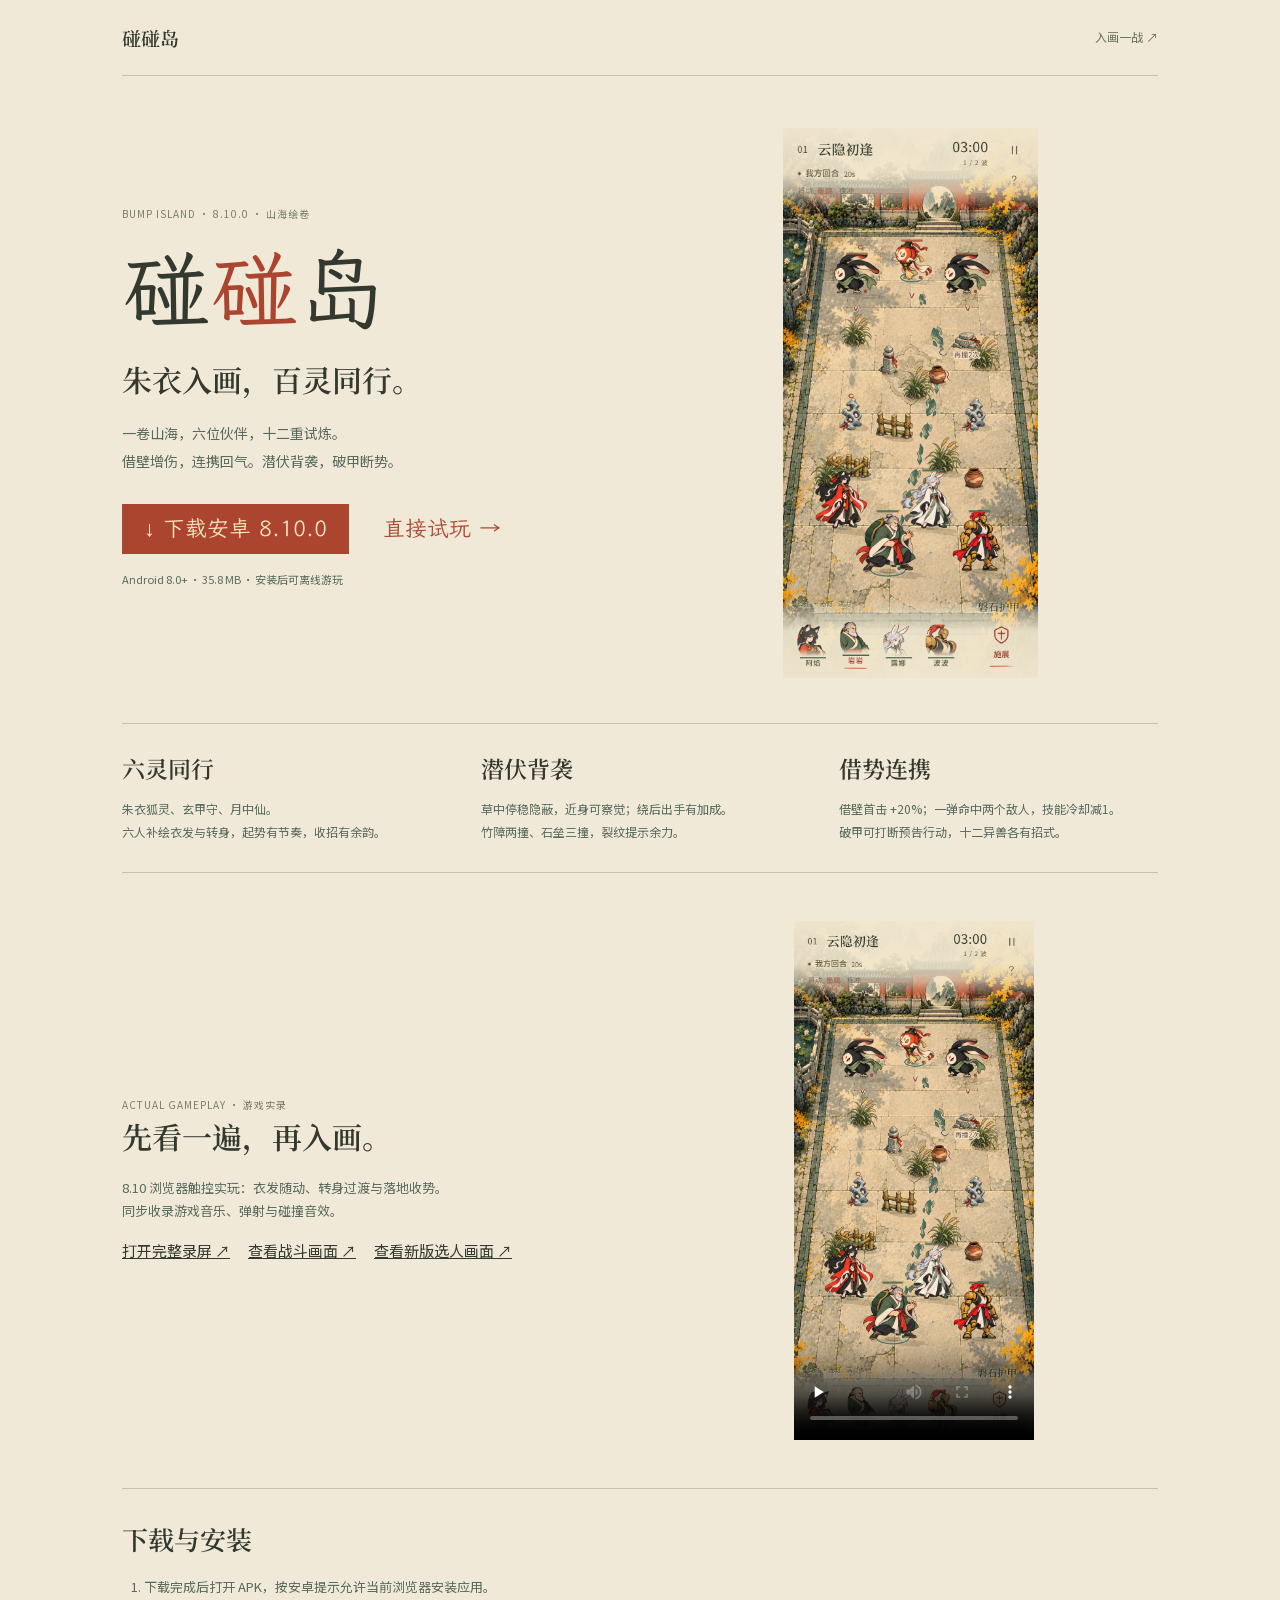
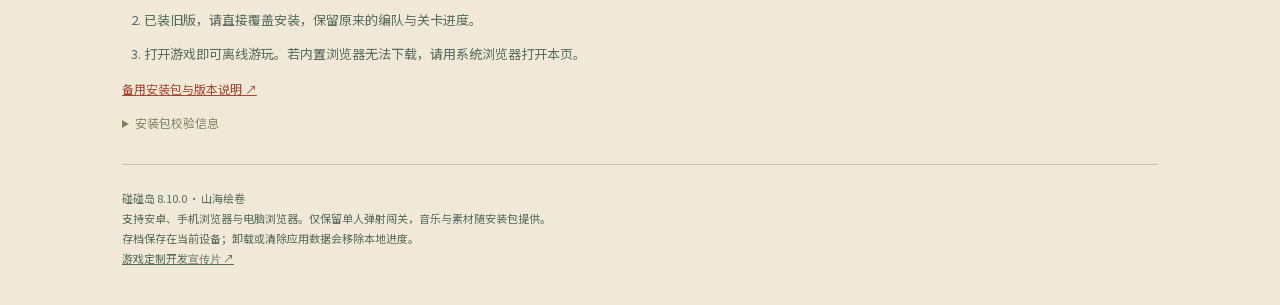
<file: index.html>
<!doctype html><html lang="zh-CN"><head><meta charset="utf-8"><meta name="viewport" content="width=device-width,initial-scale=1"><meta name="theme-color" content="#879c8e"><title>碰碰岛 · 山海绘卷 | 安卓下载</title><link rel="icon" href="assets/icon.svg"><style>
@font-face{font-family:Ink;src:url(assets/ink/ink-serif.woff2);font-weight:600 900;font-display:swap}*{box-sizing:border-box}body{margin:0;background:#e9dcbc;color:#2b4234;font:15px/1.8 'Segoe UI','Microsoft YaHei',sans-serif}a{color:inherit}main{max-width:1120px;margin:auto;padding:0 42px}header{display:flex;align-items:center;justify-content:space-between;padding:24px 0;border-bottom:1px solid #82896a66;font-size:12px}header strong{display:flex;gap:10px;align-items:center;font:600 19px Ink,serif;letter-spacing:3px}header img{width:38px}header a{text-decoration:none;color:#687659}.hero{display:grid;grid-template-columns:1fr 1fr;gap:46px;padding:52px 0 45px;align-items:center}.kicker{font-size:10px;letter-spacing:3px;color:#7a8064}h1{font:800 78px/1.25 Ink,serif;letter-spacing:7px;margin:14px 0 10px}h1 span{color:#ac452f}h2{font:700 24px/1.5 Ink,serif;letter-spacing:2px;margin:0 0 18px}.lead{font-size:14px;color:#6e765a;line-height:2}.links{display:flex;gap:12px;flex-wrap:wrap;margin-top:28px}.links a{text-decoration:none;padding:12px 22px;border:1px solid #8f8e6d;font-size:14px}.links .primary{background:#ac452f;color:#f7e6c0;border-color:#8c3b2b}.links .secondary{background:#d8d5b7}.meta{font-size:11px;color:#7b8267;margin-top:16px}.art{position:relative;height:550px;background:#8ea596 url(assets/ink/landscape.webp) center/cover;border:1px solid #778b72;display:flex;align-items:center;justify-content:center;padding:25px}.art img{height:100%;max-width:100%;object-fit:contain;box-shadow:0 12px 34px #1d38273b}.art:before{content:'山海绘卷';position:absolute;left:-16px;top:24px;writing-mode:vertical-rl;background:#ac452f;color:#f4dfb7;padding:10px 5px;font:600 13px Ink,serif;letter-spacing:4px}.features{display:grid;grid-template-columns:repeat(3,1fr);gap:40px;padding:28px 0;border-block:1px solid #82896a66}.features b{font:700 17px Ink,serif;letter-spacing:1px}.features p{font-size:12px;color:#7a8065;line-height:1.9;margin-bottom:0}.motion{display:grid;grid-template-columns:1fr 1fr;gap:60px;padding:48px 0;align-items:center}.motion p{font-size:13px;color:#7c8266}.motion video{width:240px;max-width:100%;justify-self:center;border:1px solid #8d9375;background:#8fa496;box-shadow:10px 10px #d6cfac}.guide{border-top:1px solid #82896a66;padding:30px 0}.guide h2{font-size:20px}.guide ol{font-size:13px;color:#6c785c;padding-left:22px}.guide li{margin-bottom:10px}.guide p,summary{font-size:12px;color:#7d8266}.guide a{color:#9d4934}.code{font:11px/1.8 monospace;word-break:break-all}footer{font-size:11px;color:#7d8366;border-top:1px solid #82896a66;padding:24px 0 36px}.extra{display:flex;gap:18px;flex-wrap:wrap;margin-top:14px}
@media(max-width:740px){main{padding:0 23px}header{padding:18px 0}header strong{font-size:17px}.hero{grid-template-columns:1fr;gap:27px;padding:30px 0}.hero .copy{text-align:center}h1{font-size:60px;margin:10px 0 8px}h2{font-size:21px}.lead{font-size:12px}.links{justify-content:center;margin-top:21px;gap:9px}.links a{font-size:13px;padding:11px 17px}.art{height:430px;width:min(100%,330px);margin:auto;padding:15px}.features{gap:16px;padding:23px 0}.features b{font-size:14px}.features p{font-size:11px}.motion{grid-template-columns:1fr;gap:22px;text-align:center;padding:33px 0}.motion h2{font-size:22px}.motion video{width:250px}.kicker{font-size:9px}.meta{font-size:10px}.extra{justify-content:center}}

@font-face{font-family:Script;src:url(assets/ink/island-script.woff2);font-weight:400;font-display:swap}
@font-face{font-family:Text;src:url(assets/ink/island-text.woff2);font-weight:400 600;font-display:swap}
body{background:#f1e9d8;color:#34392f;font-family:Text,sans-serif}h1,h2,header strong,.features b{font-family:Script,serif;font-weight:400;letter-spacing:0}h1{font-size:88px}h2{font-size:30px}.links a{border:0;font:22px Script,serif}.links .secondary{background:none;color:#ae4933}.art{background:none;border:0;padding:0}.art:before{display:none}.art img{box-shadow:none}.motion video{border:0;box-shadow:none}.kicker{letter-spacing:1px}.features b{font-size:23px}h2,header strong,.features b{font-family:Ink,serif;font-weight:600}.guide h2{font-size:26px}.lead,.meta,.features p,.motion p,.guide li,.guide p,footer{color:#586b5e}@media(max-width:740px){h1{font-size:68px}h2{font-size:27px}.links a{font-size:21px}.features b{font-size:20px}.hero .copy{text-align:left}.links{justify-content:flex-start}.art{height:500px;max-width:100%}}
</style></head><body><main><header><strong>碰碰岛</strong><a href="play/?v=8.10.0">入画一战 ↗</a></header><section class="hero"><div class="copy"><div class="kicker">BUMP ISLAND · 8.10.0 · 山海绘卷</div><h1>碰<span>碰</span>岛</h1><h2>朱衣入画，百灵同行。</h2><p class="lead">一卷山海，六位伙伴，十二重试炼。<br>借壁增伤，连携回气。潜伏背袭，破甲断势。</p><div class="links"><a class="primary" href="https://raw.githubusercontent.com/axldsg99999-ship-it/bump-island-android/9a39cb771551755bd73e294c7e7b4d39f35a7269/bump-island-8.10.0.apk" download="碰碰岛-8.10.0.apk">↓ 下载安卓 8.10.0</a><a class="secondary" href="play/?v=8.10.0">直接试玩 →</a></div><p class="meta">Android 8.0+ · 35.8 MB · 安装后可离线游玩</p></div><div class="art"><img src="screens/battle.png?v=8.10.0" alt="8.10.0 障碍与预瞄实际战斗画面"></div></section><section class="features"><div><b>六灵同行</b><p>朱衣狐灵、玄甲守、月中仙。<br>六人补绘衣发与转身，起势有节奏，收招有余韵。</p></div><div><b>潜伏背袭</b><p>草中停稳隐蔽，近身可察觉；绕后出手有加成。<br>竹障两撞、石垒三撞，裂纹提示余力。</p></div><div><b>借势连携</b><p>借壁首击 +20%；一弹命中两个敌人，技能冷却减1。<br>破甲可打断预告行动，十二异兽各有招式。</p></div></section><section class="motion"><div><div class="kicker">ACTUAL GAMEPLAY · 游戏实录</div><h2>先看一遍，再入画。</h2><p>8.10 浏览器触控实玩：衣发随动、转身过渡与落地收势。<br>同步收录游戏音乐、弹射与碰撞音效。</p><div class="extra"><a href="screens/motion-v810.mp4?v=8.10.0">打开完整录屏 ↗</a><a href="screens/battle.png?v=8.10.0">查看战斗画面 ↗</a><a href="screens/crew.png?v=8.10.0">查看新版选人画面 ↗</a></div></div><video controls playsinline preload="none" poster="screens/battle.png?v=8.10.0" src="screens/motion-v810.mp4?v=8.10.0"></video></section><section class="guide"><h2>下载与安装</h2><ol><li>下载完成后打开 APK，按安卓提示允许当前浏览器安装应用。</li><li>已装旧版，请直接覆盖安装，保留原来的编队与关卡进度。</li><li>打开游戏即可离线游玩。若内置浏览器无法下载，请用系统浏览器打开本页。</li></ol><p><a href="https://github.com/axldsg99999-ship-it/bump-island-android/releases/tag/v8.10.0">备用安装包与版本说明 ↗</a></p><details><summary>安装包校验信息</summary><p class="code">SHA-256: ce75499d924ebef94773358e9e6be552de449d9b695e9f3362c924b35b829579</p></details></section><footer>碰碰岛 8.10.0 · 山海绘卷<br>支持安卓、手机浏览器与电脑浏览器。仅保留单人弹射闯关，音乐与素材随安装包提供。<br>存档保存在当前设备；卸载或清除应用数据会移除本地进度。<br><a href="promo.html">游戏定制开发宣传片 ↗</a></footer></main></body></html>
</file>
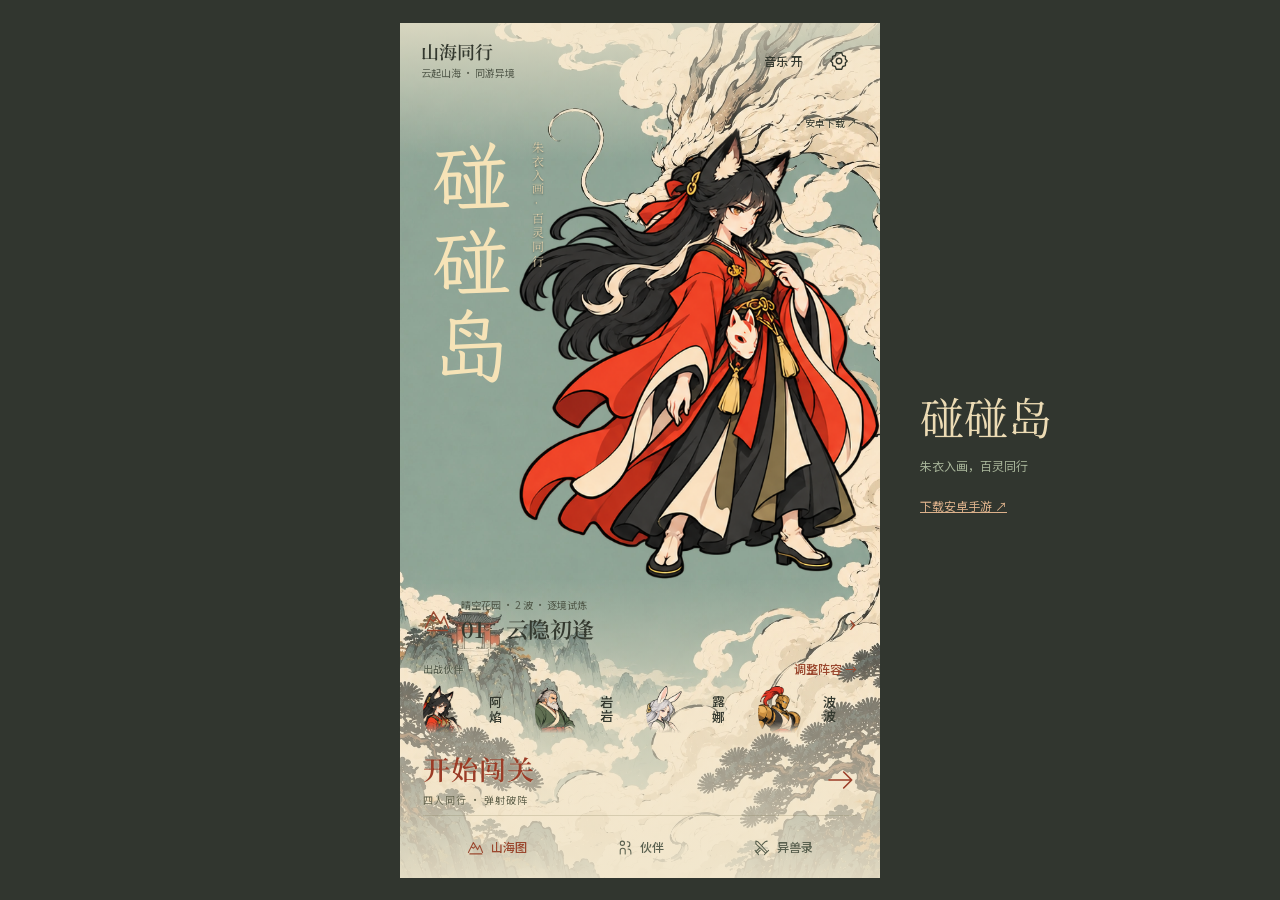
<file: play/index.html>
<!doctype html><html lang="zh-CN"><head><meta charset="utf-8"><meta name="viewport" content="width=device-width,initial-scale=1,viewport-fit=cover,user-scalable=no"><meta name="theme-color" content="#8da195"><meta name="description" content="碰碰岛：四人小队，三分钟弹射。安卓离线手游与在线试玩。"><link rel="manifest" href="manifest.webmanifest"><link rel="icon" href="assets/icon.svg" type="image/svg+xml"><title>碰碰岛 · BUMP ISLAND</title><link rel="stylesheet" href="app.css?v=8.10.0"><link rel="preload" as="image" href="assets/ink/crew-courtyard.webp">
</head>
<body><main id="game" data-screen="home"><div class="sea-light"></div><div id="scene-wrap"><canvas id="scene" aria-label="弹射战场"></canvas><div id="labels"></div><div id="floaters"></div></div>
<section id="home" class="screen" hidden><header class="home-top"><button id="profile" class="profile"><span class="avatar" data-hero="fox"></span><span><b>山海同行</b><small id="profile-record">云起山海 · 同游异境</small></span></button><button id="music-toggle" aria-label="背景音乐" aria-pressed="true">音乐 开</button><button id="settings" class="round" aria-label="设置"><svg viewBox="0 0 24 24"><path d="m9 3-1 3-3 1v3L3 12l2 2v3l3 1 1 3h6l1-3 3-1v-3l2-2-2-2V7l-3-1-1-3z"/><circle cx="12" cy="12" r="3"/></svg></button></header>
<div class="title-lockup"><small>山海绘卷</small><h1>碰<span>碰</span>岛</h1><p>朱衣入画 · 百灵同行</p></div><button id="download-chip" class="download-chip">安卓下载 ↗</button>
<div class="home-bottom"><button id="stage-select" class="destination"><span class="island-glyph">◇</span><span><small id="home-wave">两波异兽 · 逐境试炼</small><b id="stage-name">01 / 海风初来</b></span><span class="chevron">›</span></button><div class="squad-heading"><span>出战伙伴</span><button id="edit-squad">调整阵容 →</button></div><div id="home-squad" class="squad"></div><button id="adventure" class="start-button"><span>开始闯关<small>四人同行 · 弹射破阵</small></span><span class="play-arrow">→</span></button><nav class="bottom-nav"><button id="nav-home" class="active"><span>◒</span>山海图</button><button id="nav-heroes"><span>♧</span>伙伴</button><button id="nav-bestiary"><span>⚑</span>异兽录</button></nav></div></section>
<section id="battle" class="screen" hidden><header class="battle-top"><button id="pause" class="round" aria-label="暂停对局">Ⅱ</button><div class="score"><div class="team-blue"><b id="blue-count">4</b><small>我方</small></div><div class="clock"><strong id="clock">03:00</strong><small id="round">第 1 回合</small></div><div class="team-red"><b id="red-count">4</b><small>异兽</small></div></div><button id="battle-help" class="round" aria-label="玩法说明">?</button></header><div id="stage-caption" class="stage-caption"></div><div id="turn-banner" class="turn-banner"><span id="turn-dot"></span><b id="turn-message">轮到你了</b><span id="turn-timer">20s</span></div><div id="enemy-intent" class="enemy-intent"><span>敌方意图</span><b id="intent-name"></b><em id="intent-action"></em></div><div id="boss-bar" hidden><div><b id="boss-name"></b><span id="boss-phase"></span><small id="boss-value"></small></div><span id="boss-health"><i></i></span></div><div id="combo" hidden><b>2</b><span>连击</span></div><div id="battle-bottom"><div class="battle-instruction"><span id="instruction">按住伙伴，向后拉，松手弹射</span><span id="power-label"></span></div><div id="battle-squad" class="squad"></div><div class="skill-row"><div id="skill-info"><small id="role">突击</small><b id="skill-name">烈焰冲刺</b><p id="skill-description"></p></div><button id="skill"><span id="skill-symbol">✦</span><span id="skill-state">激活技能</span></button></div><div id="power"><i></i></div></div></section>
<div id="toast" role="status"></div><div id="loading"><div class="loading-mark">碰</div><b>正在靠岸…</b><small>展卷山海，静候同游</small><div id="loading-meter" role="progressbar" aria-label="资源加载进度" aria-valuemin="0" aria-valuemax="100" aria-valuenow="0"><i id="loading-progress"></i></div><button id="loading-retry" hidden>重新加载</button></div><dialog id="sheet"><div class="sheet-handle"></div><button id="close-sheet" class="close-sheet" aria-label="关闭">×</button><div id="sheet-content"></div></dialog></main><aside class="desktop-note"><b>碰碰岛</b><span>朱衣入画，百灵同行</span><a href="download.html">下载安卓手游 ↗</a></aside><script src="app.js?v=8.10.0" defer></script></body></html>
</file>
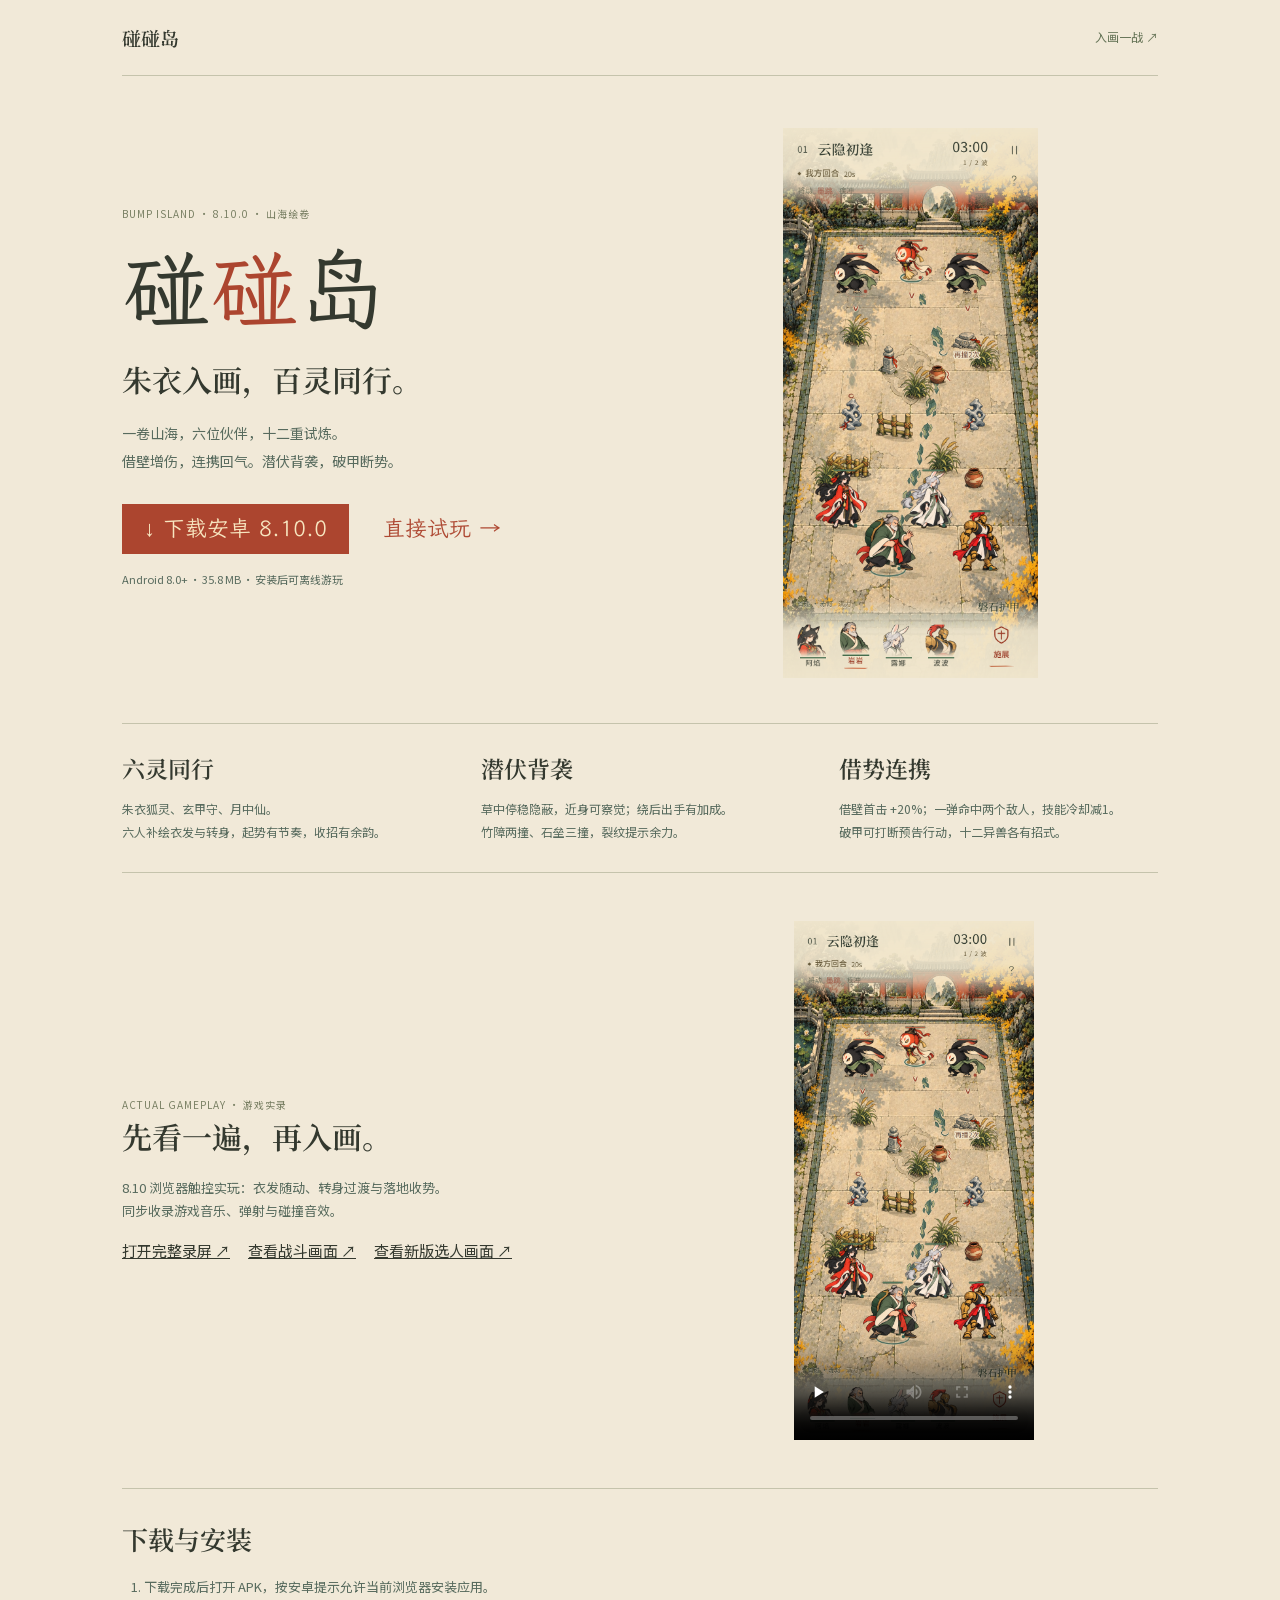
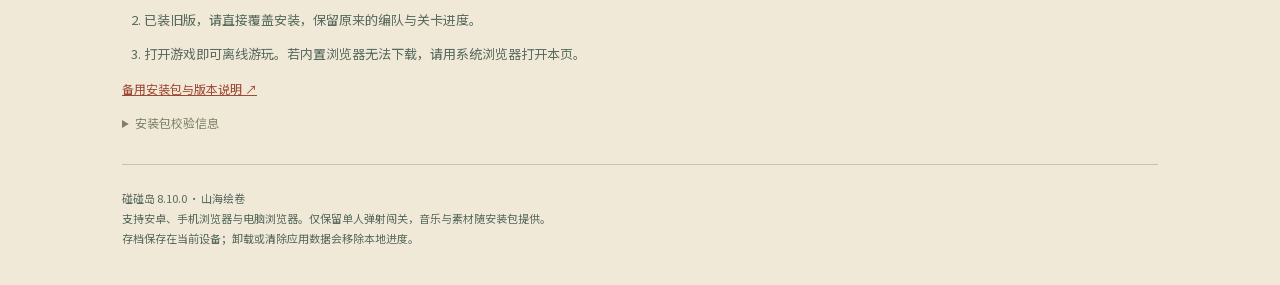
<file: play/download.html>
<!doctype html><html lang="zh-CN"><head><meta charset="utf-8"><meta name="viewport" content="width=device-width,initial-scale=1"><meta name="theme-color" content="#879c8e"><title>碰碰岛 · 山海绘卷 | 安卓下载</title><link rel="icon" href="assets/icon.svg"><style>
@font-face{font-family:Ink;src:url(assets/ink/ink-serif.woff2);font-weight:600 900;font-display:swap}*{box-sizing:border-box}body{margin:0;background:#e9dcbc;color:#2b4234;font:15px/1.8 'Segoe UI','Microsoft YaHei',sans-serif}a{color:inherit}main{max-width:1120px;margin:auto;padding:0 42px}header{display:flex;align-items:center;justify-content:space-between;padding:24px 0;border-bottom:1px solid #82896a66;font-size:12px}header strong{display:flex;gap:10px;align-items:center;font:600 19px Ink,serif;letter-spacing:3px}header img{width:38px}header a{text-decoration:none;color:#687659}.hero{display:grid;grid-template-columns:1fr 1fr;gap:46px;padding:52px 0 45px;align-items:center}.kicker{font-size:10px;letter-spacing:3px;color:#7a8064}h1{font:800 78px/1.25 Ink,serif;letter-spacing:7px;margin:14px 0 10px}h1 span{color:#ac452f}h2{font:700 24px/1.5 Ink,serif;letter-spacing:2px;margin:0 0 18px}.lead{font-size:14px;color:#6e765a;line-height:2}.links{display:flex;gap:12px;flex-wrap:wrap;margin-top:28px}.links a{text-decoration:none;padding:12px 22px;border:1px solid #8f8e6d;font-size:14px}.links .primary{background:#ac452f;color:#f7e6c0;border-color:#8c3b2b}.links .secondary{background:#d8d5b7}.meta{font-size:11px;color:#7b8267;margin-top:16px}.art{position:relative;height:550px;background:#8ea596 url(assets/ink/landscape.webp) center/cover;border:1px solid #778b72;display:flex;align-items:center;justify-content:center;padding:25px}.art img{height:100%;max-width:100%;object-fit:contain;box-shadow:0 12px 34px #1d38273b}.art:before{content:'山海绘卷';position:absolute;left:-16px;top:24px;writing-mode:vertical-rl;background:#ac452f;color:#f4dfb7;padding:10px 5px;font:600 13px Ink,serif;letter-spacing:4px}.features{display:grid;grid-template-columns:repeat(3,1fr);gap:40px;padding:28px 0;border-block:1px solid #82896a66}.features b{font:700 17px Ink,serif;letter-spacing:1px}.features p{font-size:12px;color:#7a8065;line-height:1.9;margin-bottom:0}.motion{display:grid;grid-template-columns:1fr 1fr;gap:60px;padding:48px 0;align-items:center}.motion p{font-size:13px;color:#7c8266}.motion video{width:240px;max-width:100%;justify-self:center;border:1px solid #8d9375;background:#8fa496;box-shadow:10px 10px #d6cfac}.guide{border-top:1px solid #82896a66;padding:30px 0}.guide h2{font-size:20px}.guide ol{font-size:13px;color:#6c785c;padding-left:22px}.guide li{margin-bottom:10px}.guide p,summary{font-size:12px;color:#7d8266}.guide a{color:#9d4934}.code{font:11px/1.8 monospace;word-break:break-all}footer{font-size:11px;color:#7d8366;border-top:1px solid #82896a66;padding:24px 0 36px}.extra{display:flex;gap:18px;flex-wrap:wrap;margin-top:14px}
@media(max-width:740px){main{padding:0 23px}header{padding:18px 0}header strong{font-size:17px}.hero{grid-template-columns:1fr;gap:27px;padding:30px 0}.hero .copy{text-align:center}h1{font-size:60px;margin:10px 0 8px}h2{font-size:21px}.lead{font-size:12px}.links{justify-content:center;margin-top:21px;gap:9px}.links a{font-size:13px;padding:11px 17px}.art{height:430px;width:min(100%,330px);margin:auto;padding:15px}.features{gap:16px;padding:23px 0}.features b{font-size:14px}.features p{font-size:11px}.motion{grid-template-columns:1fr;gap:22px;text-align:center;padding:33px 0}.motion h2{font-size:22px}.motion video{width:250px}.kicker{font-size:9px}.meta{font-size:10px}.extra{justify-content:center}}

@font-face{font-family:Script;src:url(assets/ink/island-script.woff2);font-weight:400;font-display:swap}
@font-face{font-family:Text;src:url(assets/ink/island-text.woff2);font-weight:400 600;font-display:swap}
body{background:#f1e9d8;color:#34392f;font-family:Text,sans-serif}h1,h2,header strong,.features b{font-family:Script,serif;font-weight:400;letter-spacing:0}h1{font-size:88px}h2{font-size:30px}.links a{border:0;font:22px Script,serif}.links .secondary{background:none;color:#ae4933}.art{background:none;border:0;padding:0}.art:before{display:none}.art img{box-shadow:none}.motion video{border:0;box-shadow:none}.kicker{letter-spacing:1px}.features b{font-size:23px}h2,header strong,.features b{font-family:Ink,serif;font-weight:600}.guide h2{font-size:26px}.lead,.meta,.features p,.motion p,.guide li,.guide p,footer{color:#586b5e}@media(max-width:740px){h1{font-size:68px}h2{font-size:27px}.links a{font-size:21px}.features b{font-size:20px}.hero .copy{text-align:left}.links{justify-content:flex-start}.art{height:500px;max-width:100%}}
</style></head><body><main><header><strong>碰碰岛</strong><a href="./?v=8.10.0">入画一战 ↗</a></header><section class="hero"><div class="copy"><div class="kicker">BUMP ISLAND · 8.10.0 · 山海绘卷</div><h1>碰<span>碰</span>岛</h1><h2>朱衣入画，百灵同行。</h2><p class="lead">一卷山海，六位伙伴，十二重试炼。<br>借壁增伤，连携回气。潜伏背袭，破甲断势。</p><div class="links"><a class="primary" href="https://raw.githubusercontent.com/axldsg99999-ship-it/bump-island-android/9a39cb771551755bd73e294c7e7b4d39f35a7269/bump-island-8.10.0.apk" download="碰碰岛-8.10.0.apk">↓ 下载安卓 8.10.0</a><a class="secondary" href="./?v=8.10.0">直接试玩 →</a></div><p class="meta">Android 8.0+ · 35.8 MB · 安装后可离线游玩</p></div><div class="art"><img src="screens/battle.png?v=8.10.0" alt="8.10.0 障碍与预瞄实际战斗画面"></div></section><section class="features"><div><b>六灵同行</b><p>朱衣狐灵、玄甲守、月中仙。<br>六人补绘衣发与转身，起势有节奏，收招有余韵。</p></div><div><b>潜伏背袭</b><p>草中停稳隐蔽，近身可察觉；绕后出手有加成。<br>竹障两撞、石垒三撞，裂纹提示余力。</p></div><div><b>借势连携</b><p>借壁首击 +20%；一弹命中两个敌人，技能冷却减1。<br>破甲可打断预告行动，十二异兽各有招式。</p></div></section><section class="motion"><div><div class="kicker">ACTUAL GAMEPLAY · 游戏实录</div><h2>先看一遍，再入画。</h2><p>8.10 浏览器触控实玩：衣发随动、转身过渡与落地收势。<br>同步收录游戏音乐、弹射与碰撞音效。</p><div class="extra"><a href="screens/motion-v810.mp4?v=8.10.0">打开完整录屏 ↗</a><a href="screens/battle.png?v=8.10.0">查看战斗画面 ↗</a><a href="screens/crew.png?v=8.10.0">查看新版选人画面 ↗</a></div></div><video controls playsinline preload="none" poster="screens/battle.png?v=8.10.0" src="screens/motion-v810.mp4?v=8.10.0"></video></section><section class="guide"><h2>下载与安装</h2><ol><li>下载完成后打开 APK，按安卓提示允许当前浏览器安装应用。</li><li>已装旧版，请直接覆盖安装，保留原来的编队与关卡进度。</li><li>打开游戏即可离线游玩。若内置浏览器无法下载，请用系统浏览器打开本页。</li></ol><p><a href="https://github.com/axldsg99999-ship-it/bump-island-android/releases/tag/v8.10.0">备用安装包与版本说明 ↗</a></p><details><summary>安装包校验信息</summary><p class="code">SHA-256: ce75499d924ebef94773358e9e6be552de449d9b695e9f3362c924b35b829579</p></details></section><footer>碰碰岛 8.10.0 · 山海绘卷<br>支持安卓、手机浏览器与电脑浏览器。仅保留单人弹射闯关，音乐与素材随安装包提供。<br>存档保存在当前设备；卸载或清除应用数据会移除本地进度。</footer></main></body></html>
</file>
<file: play/app.css>
@font-face{font-family:IslandScript;src:url(assets/ink/island-script.woff2);font-weight:400;font-display:swap}
@font-face{font-family:IslandText;src:url(assets/ink/island-text.woff2);font-weight:400 600;font-display:swap}
:root{--paper:#ede3cd;--ink:#293f35;--muted:#617063;--red:#ae4933;--rule:#344c342b;--script:IslandScript,KaiTi,serif;--text:IslandText,'Microsoft YaHei',sans-serif;font-synthesis:none}
*{box-sizing:border-box;-webkit-tap-highlight-color:transparent}html,body{margin:0;width:100%;height:100%;overscroll-behavior:none}body{display:flex;align-items:center;justify-content:center;background:#263c33;color:var(--ink);font:400 13px/1.6 var(--text)}button,a{font:inherit;color:inherit;user-select:none;-webkit-user-select:none}button{border:0;background:none;padding:0;cursor:pointer;touch-action:manipulation}button:disabled{opacity:.4;cursor:default}button:active:not(:disabled){opacity:.72}button:focus-visible,a:focus-visible{outline:2px solid var(--red);outline-offset:3px}svg{display:block;width:24px;height:24px}a{color:inherit}[hidden]{display:none!important}
#game{position:relative;isolation:isolate;width:min(100%,480px);height:100vh;height:100dvh;max-height:1040px;overflow:hidden;background:var(--paper)}.sea-light{position:absolute;inset:0;background:#94a99b;z-index:-1}#scene-wrap{position:absolute;inset:0 0 290px}#scene{width:100%;height:100%;display:block;touch-action:none;user-select:none;-webkit-touch-callout:none}.screen{position:absolute;inset:0;pointer-events:none}.screen button,.screen nav{pointer-events:auto}
/* The cover: one illustration and an open colophon. */
.home-top{position:absolute;top:0;left:0;right:0;height:68px;padding:env(safe-area-inset-top,0px) 24px 0;display:flex;align-items:center;justify-content:space-between;background:var(--paper)}.profile{display:flex;align-items:center;gap:12px;text-align:left;min-height:48px}.profile .avatar{display:none}.profile:before{content:'山\A海';white-space:pre;font:400 17px/.95 var(--script);color:var(--red);border-right:1px solid var(--rule);padding-right:11px}.profile b{display:block;font:400 19px/1.3 var(--script)}.profile small{display:block;font-size:10px;color:var(--muted);margin-top:2px}.round{width:44px;height:44px;display:grid;place-items:center}.round svg{width:22px;height:22px;fill:none;stroke:currentColor;stroke-width:1.5;stroke-linecap:round;stroke-linejoin:round}
.title-lockup{position:absolute;top:98px;left:25px;display:flex;gap:13px;align-items:flex-start}.title-lockup>small{display:none}.title-lockup h1{writing-mode:vertical-rl;font:400 74px/1.05 var(--script);letter-spacing:1px;margin:0;color:#f4e5c9}.title-lockup p{writing-mode:vertical-rl;font:400 13px/1.7 var(--script);letter-spacing:3px;margin:6px 0 0;color:#263e32}.download-chip{position:absolute;right:22px;top:77px;min-height:40px;font:400 12px var(--script);color:#243c30}
.home-bottom{position:absolute;inset:auto 0 0;padding:0 24px max(0px,env(safe-area-inset-bottom));background:var(--paper)}.destination{display:flex;align-items:center;gap:13px;text-align:left;width:100%;padding:15px 0 12px;border-bottom:1px solid var(--rule);margin-bottom:8px}.island-glyph{color:var(--red);width:29px}.island-glyph svg{width:28px;height:28px;stroke-width:1.2}.destination small{font-size:10px;color:var(--muted);display:block;margin-bottom:2px}.destination b{display:block;font:400 20px/1.3 var(--script)}.chevron{margin-left:auto;font:400 26px var(--script);color:var(--muted)}.squad-heading{display:flex;align-items:center;justify-content:space-between;font-size:11px;color:var(--muted)}.squad-heading button{font:400 14px var(--script);color:var(--red);min-height:30px}.squad{display:grid;grid-template-columns:repeat(4,1fr);gap:8px}.avatar{display:inline-block;flex-shrink:0;background-size:contain;background-position:center;background-repeat:no-repeat;width:48px;height:54px}.hero-card{position:relative;min-width:0;display:flex;align-items:center;height:55px;gap:2px}.hero-card .avatar{width:47px;height:55px}.hero-card>b{font:400 14px/1.2 var(--script);writing-mode:vertical-rl;letter-spacing:1px;margin:0 auto}.start-button{display:flex;justify-content:space-between;align-items:center;width:100%;min-height:65px;padding:8px 18px 10px;margin-top:11px;background:var(--red);color:#f5e8d2}.start-button>span:first-child{font:400 28px/1.2 var(--script);text-align:left}.start-button small{font:400 10px/1.4 var(--text);letter-spacing:1px;display:block;color:#eed3b6;margin-top:3px}.play-arrow svg{width:32px;height:32px;stroke-width:1.2}.bottom-nav{display:flex;align-items:center;justify-content:space-around;height:51px}.bottom-nav button{display:flex;align-items:center;justify-content:center;gap:8px;min-height:44px;padding:0 14px;font:400 15px var(--script);color:var(--muted)}.bottom-nav button.active{color:var(--red)}.bottom-nav svg{width:19px;height:19px}
/* The field contains game objects; turn and skill information stay on paper. */
#game[data-screen=battle] .sea-light{background:var(--paper)}#game[data-screen=battle] #scene-wrap{inset:123px 0 196px}.battle-top{position:absolute;top:max(12px,env(safe-area-inset-top));left:16px;right:16px;display:flex;align-items:center;justify-content:space-between}.score{display:flex;align-items:center;gap:30px}.score>div{display:flex;align-items:center;flex-direction:column}.score b{font:400 28px/1 var(--script)}.score small{font:400 11px/1.5 var(--script);margin-top:3px;color:var(--muted)}.team-blue{color:#365d50}.team-red{color:var(--red)}.clock strong{font:400 31px/1.05 var(--script);font-variant-numeric:tabular-nums;letter-spacing:1px}.stage-caption{position:absolute;top:77px;left:0;right:0;text-align:center;font:400 12px var(--script);color:var(--muted)}.turn-banner{position:absolute;top:101px;left:50%;transform:translateX(-50%);display:flex;align-items:center;gap:9px;white-space:nowrap;z-index:2}.turn-banner b{font:400 15px var(--script)}.turn-banner>span:last-child{font:400 12px var(--script);color:var(--muted)}#turn-dot{width:4px;height:4px;border-radius:50%;background:#365d50}
#battle-bottom{position:absolute;inset:auto 0 0;background:var(--paper);padding:9px 23px max(12px,env(safe-area-inset-bottom));pointer-events:auto}.battle-instruction{display:flex;justify-content:space-between;font-size:11px;color:var(--muted);margin-bottom:4px}#battle-squad{gap:10px}#battle-squad .hero-card{height:57px}#battle-squad .hero-card:before{content:'';position:absolute;inset:3px 0 -2px;border-bottom:2px solid transparent;pointer-events:none}#battle-squad .hero-card.selected:before{border-color:var(--red)}#battle-squad .hero-card.selected>b{color:var(--red)}#battle-squad .hero-card.dead{filter:grayscale(1);opacity:.3}.health{display:block;height:2px;background:#35564125;overflow:hidden}.health i{display:block;height:100%;background:#537760}.hero-card .health{position:absolute;bottom:2px;left:5px;right:5px}.skill-row{display:flex;align-items:center;gap:15px;padding-top:12px;min-height:84px}#skill-info{flex:1;min-width:0}.skill-row small{font:400 11px var(--text);color:var(--red);padding-right:7px}.skill-row b{font:400 20px var(--script)}.skill-row p{font-size:11px;line-height:1.6;color:var(--muted);margin:3px 0 0}#skill{flex-shrink:0;min-width:80px;min-height:70px;align-self:stretch;display:flex;flex-direction:column;align-items:center;justify-content:center;gap:5px;border-left:1px solid var(--rule);padding-left:14px;color:var(--red);font:400 15px var(--script)}#skill-symbol{display:grid;place-items:center;width:35px;height:35px}#skill-symbol svg{width:28px;height:28px;stroke-width:1.4}#skill.armed #skill-symbol{color:var(--paper);background:var(--red);border-radius:50%}#skill.armed #skill-symbol svg{width:24px;height:24px}#skill:disabled{color:var(--muted);opacity:.65;font-size:13px}#power{height:2px;background:#35564115;margin-top:7px}#power i{display:block;width:0;height:100%;background:var(--red)}
#labels,#floaters{position:absolute;inset:0;pointer-events:none;overflow:hidden}.unit-label{position:absolute;transform:translate(-50%,-100%);width:29px}.unit-label .health{height:3px;background:#f2e6cd;outline:1px solid #f2e6cda0}.unit-label.enemy .health i{background:#b55c42}.unit-label .marker{font:400 13px/1.5 var(--script);text-align:center;white-space:nowrap;width:80px;margin-left:-25px;height:20px;color:#a13f2d;visibility:hidden}.unit-label.selected .marker{visibility:hidden}.unit-label .shield{font:400 10px var(--script);color:#796037;text-align:center}.floater{position:absolute;transform:translate(-50%,-50%);font:400 25px var(--script);color:#aa402e;text-shadow:1px 1px #f5e4c7;animation:damage-pop .65s ease-out forwards;white-space:nowrap}.floater.heal{color:#365b44}.floater.ko{font-size:22px}@keyframes damage-pop{0%{opacity:0;translate:0 4px}15%,65%{opacity:1}100%{opacity:0;translate:0 -30px}}#combo{position:absolute;right:24px;top:40%;font:400 19px var(--script);color:var(--red)}#combo b{display:block;font:400 48px/1 var(--script)}
/* Interior pages: one rule weight, open rows, no ornamental card borders. */
dialog{position:absolute;top:auto;bottom:0;left:0;right:0;width:min(100%,480px);max-width:480px;max-height:90vh;max-height:90dvh;margin:auto auto 0;padding:32px 26px max(26px,env(safe-area-inset-bottom));overflow:auto;border:0;border-radius:0;background:var(--paper);color:var(--ink)}dialog::backdrop{background:#172f28bb}.sheet-handle{display:none}.close-sheet{position:absolute;right:14px;top:15px;width:44px;height:44px;display:grid;place-items:center;z-index:6}.close-sheet svg{width:24px;height:24px;stroke-width:1.3}.eyebrow{font:400 13px var(--script);color:var(--red);margin-bottom:8px}.sheet-title{font:400 30px/1.3 var(--script);margin:0 25px 12px 0}.sheet-description{font-size:12px;line-height:1.8;color:var(--muted);margin:0 0 23px}.sheet-description:empty{display:none}.sheet-action{width:100%;min-height:50px;padding:11px;margin-top:16px;background:var(--red);color:var(--paper);font:400 21px var(--script)}.sheet-action.dark{background:var(--ink)}.sheet-action.secondary{background:none;color:var(--ink);border-top:1px solid var(--rule);margin-top:8px}.small-note{font-size:11px;line-height:1.9;color:var(--muted);margin-top:19px}.download-link{display:block;text-align:center;color:var(--red);font:400 17px var(--script);margin-top:20px}.option-row{display:flex;align-items:center;justify-content:space-between;gap:12px;padding:17px 0;border-bottom:1px solid var(--rule);font-size:13px}.toggle{width:44px;height:27px;border:1px solid #7e8a75;border-radius:20px;padding:4px;background:#d4d5bf}.toggle i{display:block;width:17px;height:17px;border-radius:50%;background:var(--paper)}.toggle.on{background:#456854;border-color:#456854}.toggle.on i{margin-left:17px}.segment{display:flex;gap:15px;margin:10px 0;border-bottom:1px solid var(--rule)}.segment button{flex:1;min-height:44px;padding:9px 4px;font:400 17px var(--script);border-bottom:2px solid transparent;color:var(--muted)}.segment button.active{border-color:var(--red);color:var(--red)}
.stage-list{display:grid;grid-template-columns:repeat(2,1fr);column-gap:24px}.stage-card{position:relative;display:grid;grid-template-columns:35px 1fr;align-items:center;min-height:79px;padding:12px 2px;text-align:left;border-bottom:1px solid var(--rule)}.stage-card.current{color:var(--red);border-color:var(--red)}.stage-card strong{font:400 26px var(--script);grid-row:1/3}.stage-card small{font:400 16px var(--script)}.stage-card span{font:400 10px var(--text);letter-spacing:2px;color:var(--muted)}.tutorial-steps{display:grid}.tutorial-steps>div{display:flex;gap:18px;padding:18px 0;border-bottom:1px solid var(--rule)}.tutorial-steps b{font:400 28px var(--script);color:var(--red)}.tutorial-steps section{font:400 21px/1.3 var(--script)}.tutorial-steps p{font:400 12px/1.8 var(--text);color:var(--muted);margin:7px 0 0}.result{text-align:center}.result .medal{display:grid;place-items:center;color:var(--red);margin:7px 0 22px}.result .medal svg{width:50px;height:50px;stroke-width:1}.result h2{font:400 35px/1.4 var(--script);margin:0}.result p{font-size:12px;color:var(--muted)}.result .stars{font-size:16px;letter-spacing:9px;color:var(--red);margin:15px 0}.result-stats{display:grid;grid-template-columns:repeat(3,1fr);margin:22px 0;padding:15px 0;border-block:1px solid var(--rule)}.result-stats b{font:400 28px var(--script);display:block}.result-stats small{font-size:11px;color:var(--muted)}
/* Portrait spread: full art, six open thumbnails, names instead of team cards. */
#sheet[data-kind=heroes]{position:fixed;inset:0;margin:auto;width:min(100%,480px);height:100vh;height:100dvh;max-height:100vh;max-height:100dvh;padding:0;overflow:auto}#sheet[data-kind=heroes] #close-sheet{top:10px;right:14px}#sheet[data-kind=heroes] #sheet-content{height:100%;min-height:730px;display:grid;grid-template-rows:64px minmax(270px,1fr) 90px 112px 122px 64px;grid-template-areas:'head' 'stage' 'roster' 'details' 'team' 'footer'}.crew-header{grid-area:head;padding:0 64px 0 24px;display:flex;align-items:center;justify-content:space-between;background:var(--paper)}.crew-header small{display:block;font-size:9px;color:var(--muted)}.crew-header h2{font:400 24px/1.3 var(--script);margin:1px 0 0}.crew-header>span{font:400 12px var(--script);color:var(--muted)}.hero-showcase{position:relative;grid-area:stage;overflow:hidden;isolation:isolate;background:var(--hero-bg)}.hero-showcase:before{content:'';position:absolute;inset:0;background:url(assets/ink/landscape.webp) center 30%/cover;opacity:.055;mix-blend-mode:multiply;z-index:-1}.hero-identity{position:absolute;left:25px;top:24px;z-index:2;pointer-events:none}.hero-identity>span{font:400 12px var(--script);color:#304c3c}.hero-identity h3{font:400 59px/1.05 var(--script);writing-mode:vertical-rl;letter-spacing:2px;color:#f6e8cc;margin:14px 0 0}.hero-identity p{position:absolute;top:38px;left:66px;writing-mode:vertical-rl;white-space:nowrap;font:400 13px/1.6 var(--script);letter-spacing:2px;margin:0;color:#314e3d}.studio-word{display:none}#hero-studio{width:100%;height:100%;display:block;cursor:pointer;touch-action:pan-y;position:relative;z-index:1}.studio-caption{position:absolute;left:25px;right:21px;bottom:8px;display:flex;align-items:center;justify-content:space-between;z-index:3;pointer-events:none}.studio-caption>span{font:400 11px var(--script);color:#304c3c}.studio-caption button{pointer-events:auto;display:flex;align-items:center;gap:6px;min-height:40px;padding:6px 0 6px 12px;color:#243e30;font:400 15px var(--script)}.studio-caption svg{width:17px;height:17px;stroke-width:1.4}
.crew-roster{grid-area:roster;display:grid;grid-template-columns:repeat(6,1fr);gap:8px;padding:8px 22px 0;background:var(--paper)}.crew-roster button{position:relative;display:flex;align-items:center;flex-direction:column;min-width:0;padding-bottom:6px;border-bottom:2px solid transparent}.crew-roster .avatar{width:47px;height:54px;opacity:.7}.crew-roster b{font:400 15px/1.3 var(--script);color:var(--muted)}.crew-roster button.selected{border-color:var(--red)}.crew-roster button.selected .avatar{opacity:1}.crew-roster .selected b{color:var(--red)}.crew-roster i{display:none;position:absolute;right:0;top:6px;width:3px;height:3px;border-radius:50%;background:#425f4d}.crew-roster .in-team i{display:block}.crew-details{grid-area:details;padding:13px 25px 0}.hero-stats{display:flex;justify-content:space-between;padding-bottom:9px;border-bottom:1px solid var(--rule)}.hero-stats>div{display:flex;align-items:baseline;gap:8px}.hero-stats span{font-size:10px;color:var(--muted)}.hero-stats b{font:400 22px/1 var(--script);font-variant-numeric:tabular-nums}.hero-stats i{display:none}.crew-skill{display:flex;align-items:flex-start;gap:12px;margin-top:8px}.crew-skill>span{font:400 12px var(--script);color:var(--red);white-space:nowrap;padding-top:3px}.crew-skill b{font:400 22px/1.2 var(--script)}.crew-skill p{font:400 11px/1.65 var(--text);color:var(--muted);margin:4px 0 0}
.crew-team{grid-area:team;padding:12px 25px 0}.crew-team-heading{display:flex;justify-content:space-between;align-items:baseline}.crew-team-heading b{font:400 17px var(--script)}.crew-team-heading small{font:400 10px var(--text);margin-left:6px;color:var(--muted)}.crew-team-heading>span{font-size:9px;color:var(--muted)}.crew-slots{display:grid;grid-template-columns:repeat(4,1fr);gap:13px}.crew-slots button{display:flex;align-items:center;justify-content:center;gap:8px;min-height:43px;border-bottom:1px solid var(--rule)}.crew-slots button.active{border-color:var(--red);color:var(--red)}.crew-slots em{font:400 11px var(--script);color:var(--muted)}.crew-slots b{font:400 17px var(--script)}#assign-hero{display:block;width:100%;min-height:35px;color:var(--red);font:400 15px var(--script);text-align:right}#assign-hero:disabled{opacity:1;color:var(--muted);font-size:11px}.crew-footer{grid-area:footer;position:sticky;bottom:0;z-index:4;display:flex;align-items:center;justify-content:space-between;gap:12px;padding:8px 25px max(8px,env(safe-area-inset-bottom));border-top:1px solid var(--rule);background:var(--paper)}.crew-footer>span{font-size:10px;color:var(--muted)}#save-team{display:flex;align-items:center;justify-content:center;gap:18px;min-width:163px;height:46px;padding:0 15px;background:var(--red);color:var(--paper);font:400 22px var(--script)}#save-team svg{width:24px;height:24px;stroke-width:1.2}
#toast{position:absolute;bottom:25%;left:50%;z-index:20;transform:translate(-50%,10px);white-space:nowrap;background:#304f3df5;color:#f2e5ce;padding:11px 20px;font-size:12px;opacity:0;transition:opacity .2s,transform .2s;pointer-events:none}#toast.show{opacity:1;transform:translate(-50%,0)}#loading{position:absolute;inset:0;z-index:30;display:flex;flex-direction:column;align-items:center;justify-content:center;gap:14px;background:var(--paper)}.loading-mark{font:400 88px/1.3 var(--script);color:var(--red)}.loading-mark+b{font:400 23px var(--script)}#loading small{font-size:12px;color:var(--muted)}#loading-meter{width:150px;height:2px;background:#bdbaa2;margin-top:10px;overflow:hidden}#loading-progress{display:block;width:0;height:100%;background:var(--red);transition:width .15s linear}#loading-retry{margin-top:16px;min-width:150px;min-height:44px;background:var(--red);color:var(--paper)}.desktop-note{position:fixed;left:calc(50% + 280px);display:flex;flex-direction:column;gap:9px;width:180px;color:#a6b398;font-size:12px}.desktop-note b{font:400 44px var(--script);color:#ecdbb4}.desktop-note a{color:#dcb18b;margin-top:12px}
@media(min-width:850px){#game{height:min(95dvh,960px)}#sheet[data-kind=heroes]{height:min(95dvh,960px)}}@media(max-width:849px){.desktop-note{display:none}}
@media(max-width:374px){.home-bottom{padding-inline:20px}.hero-card .avatar{width:42px}.squad{gap:6px}.crew-roster{padding-inline:16px;gap:6px}.crew-roster .avatar{width:43px}.crew-details,.crew-team,.crew-footer{padding-inline:20px}.crew-team-heading small{display:none}.crew-slots{gap:9px}.skill-row{gap:10px}#skill{min-width:75px;padding-left:10px}}
@media(max-height:750px){.home-top{height:61px}.title-lockup{top:82px}.title-lockup h1{font-size:60px}.title-lockup p{font-size:12px}.download-chip{top:66px}.destination{padding:10px 0 9px}.destination b{font-size:18px}.start-button{min-height:58px;margin-top:7px}.bottom-nav{height:47px}#scene-wrap{bottom:268px}.home-bottom .hero-card{height:49px}.home-bottom .hero-card .avatar{height:49px}#sheet[data-kind=heroes] #sheet-content{min-height:706px;grid-template-rows:60px minmax(254px,1fr) 86px 112px 130px 64px}.hero-identity{top:20px}.hero-identity h3{font-size:52px}.hero-identity p{left:60px}}
@media(max-height:520px) and (orientation:landscape){#game{width:min(100%,900px);max-height:none}#home .home-bottom{left:auto;width:290px;padding-inline:17px}#scene-wrap{inset:0 290px 0 0}.home-top{right:290px}.title-lockup{top:85px}.title-lockup h1{font-size:56px}.download-chip{display:none}.home-bottom .squad{gap:5px}.home-bottom .hero-card .avatar{width:35px}.home-bottom .hero-card>b{font-size:13px}.home-bottom .start-button{min-height:57px}.home-bottom .destination{padding-top:11px}#game[data-screen=battle] #scene-wrap{inset:102px 270px 0 0}.battle-top{right:285px}.stage-caption{right:270px;top:67px}.turn-banner{left:calc((100% - 270px)/2);top:84px}#battle-bottom{left:auto;width:270px;height:100%;padding-top:55px}#battle-squad{grid-template-columns:repeat(2,1fr);gap:15px}.skill-row{margin-top:13px}.desktop-note{display:none}}
@media(prefers-reduced-motion:reduce){*{scroll-behavior:auto!important;transition:none!important}.floater{animation-duration:.1s}}
/* Supporting copy remains readable on a 360 px phone. */
.crew-header small{font-size:10px}.crew-skill p{font-size:12px;line-height:1.55}.crew-team-heading>span{font-size:10px}.hero-stats span{font-size:11px}
#sheet[data-kind=heroes] #sheet-content{min-height:742px;grid-template-rows:64px minmax(270px,1fr) 90px 122px 122px 64px}
@media(max-height:750px){#sheet[data-kind=heroes] #sheet-content{min-height:716px;grid-template-rows:60px minmax(254px,1fr) 86px 122px 130px 64px}}

/* Mineral pigments and quiet type: illustration carries the ornament. */
:root{--paper:#f1ead9;--ink:#243e35;--muted:#5e7067;--red:#b8442e;--rule:#344c3425}
.score b,.clock strong,.hero-stats b,.result-stats b{font-family:var(--text);font-weight:400;letter-spacing:-.7px;font-variant-numeric:tabular-nums}
.score b{font-size:23px}.clock strong{font-size:28px}.score small,.stage-caption,.turn-banner>span:last-child{font-family:var(--text);font-size:10px}
.battle-top{top:max(10px,env(safe-area-inset-top))}.score{gap:29px}.stage-caption{top:61px}.turn-banner{top:81px}.turn-banner b{font-family:var(--text);font-size:12px}
#game[data-screen=battle] #scene-wrap{inset:105px 0 176px}
#battle-bottom{padding:8px 22px max(10px,env(safe-area-inset-bottom))}.battle-instruction{font-size:10px;margin-bottom:2px}
#battle-squad .hero-card{height:49px}#battle-squad .avatar{width:42px;height:47px}.skill-row{padding-top:8px;min-height:77px}.skill-row b{font-size:19px}.skill-row p{font-size:10px;line-height:1.55}#skill{min-height:64px;font-family:var(--text);font-size:12px}#skill-symbol svg{width:25px;height:25px}
.unit-label{width:25px}.unit-label .health{height:2px;background:#e5e2cd;outline:1px solid #243e3529}.floater{font-family:var(--text);font-size:20px;text-shadow:0 1px #f1ead9}
.home-top{background:var(--paper)}.profile b{font-size:18px}.title-lockup h1{font-size:66px}.title-lockup p{color:#213e33}.download-chip{font-family:var(--text);font-size:10px}.bottom-nav button{font-family:var(--text);font-size:12px}.start-button{background:#b8442e}.start-button small{letter-spacing:.6px}
.crew-header>span,.studio-caption>span,.studio-caption button{font-family:var(--text)}.crew-header>span{font-size:10px}.crew-header h2{font-size:23px}
#sheet[data-kind=heroes] #sheet-content{min-height:746px;grid-template-rows:64px minmax(310px,1fr) 82px 116px 110px 64px}
.hero-showcase{background:#9fb4a6}.hero-showcase:before{display:none}.hero-identity{left:23px;right:23px;top:18px;display:grid;grid-template-columns:1fr auto;grid-template-rows:17px 46px}.hero-identity>span{grid-column:1/3;font-family:var(--text);font-size:10px;letter-spacing:1px;color:#3c5a49}.hero-identity h3{grid-column:1;writing-mode:horizontal-tb;font-size:40px;line-height:1.1;letter-spacing:3px;margin:6px 0 0;color:#f6eedb}.hero-identity p{position:static;grid-column:2;writing-mode:horizontal-tb;align-self:center;font-family:var(--text);font-size:10px;letter-spacing:1px;color:#284e3c;margin-top:9px}
.studio-caption{bottom:7px}.studio-caption>span{font-size:10px}.studio-caption button{font-size:12px;gap:5px}
.crew-roster{padding-top:5px}.crew-roster .avatar{height:47px;opacity:.86}.crew-roster b{font-family:var(--text);font-size:12px;line-height:1.6}.hero-stats b{font-size:20px}.crew-details{padding-top:12px}.hero-stats{padding-bottom:10px}.crew-skill b{font-size:20px}.crew-skill>span{font-family:var(--text);font-size:10px}.crew-skill p{font-size:11px;line-height:1.6}
.crew-team{padding-top:9px}.crew-team-heading b{font-size:16px}.crew-slots b{font-family:var(--text);font-size:13px}.crew-slots{gap:12px}.crew-slots button{min-height:38px}#assign-hero{min-height:29px;font-family:var(--text);font-size:12px}#assign-hero:disabled{font-size:10px}#save-team{font-size:20px}
@media(max-height:750px){#sheet[data-kind=heroes] #sheet-content{min-height:724px;grid-template-rows:60px minmax(300px,1fr) 78px 112px 110px 64px}.hero-identity{top:15px}.hero-identity h3{font-size:38px}.hero-identity p{font-size:10px}.crew-roster .avatar{height:44px}}
@media(max-height:520px) and (orientation:landscape){#game[data-screen=battle] #scene-wrap{inset:102px 270px 0 0}.battle-top{right:285px}.stage-caption{top:67px}.turn-banner{top:84px}#battle-bottom{height:100%;padding-top:55px}.skill-row{min-height:90px}}

/* v7 — the campaign cover and the combat information share the same quiet ink hierarchy. */
.home-top{height:72px;padding-inline:22px;gap:8px}.profile{flex:1;gap:8px}.profile b{font-size:19px}.profile small{font-size:10px}
#music-toggle{font:400 11px var(--text);min-width:58px;min-height:44px;border-bottom:1px solid var(--rule);white-space:nowrap}
#music-toggle[aria-pressed=true]{color:var(--red)}.home-top .round{width:38px;flex-shrink:0}
.title-lockup{top:112px;left:27px;gap:14px}.title-lockup h1{font-size:72px;letter-spacing:3px}.title-lockup p{font-family:var(--script);font-size:13px;line-height:1.8}
.home-bottom{padding-inline:23px}.destination{padding:15px 0 13px;margin-bottom:6px}.destination small{font-size:11px;letter-spacing:.5px}.destination b{font-size:23px;margin-top:4px}
.squad-heading{font-size:11px}.squad-heading button{font-family:var(--text);font-size:11px}
.start-button{min-height:68px;margin-top:12px;padding:10px 20px}.start-button>span:first-child{font-size:29px}.start-button small{font-size:11px;letter-spacing:1px}.bottom-nav{height:55px;border-top:1px solid var(--rule);margin-top:10px}.bottom-nav button{padding:0 8px;font-size:12px}
#game[data-screen=home] #scene-wrap{inset:72px 0 311px}.download-chip{top:80px;right:23px;font-size:10px}
.battle-top{top:max(8px,env(safe-area-inset-top));left:14px;right:14px}.score{gap:30px}.clock strong{font-size:25px}.score small{font-size:10px}
.stage-caption{top:60px;font:400 11px var(--text)}
.turn-banner{top:81px;min-height:31px;padding:5px 13px;background:#304f40;color:var(--paper);gap:8px}.turn-banner b{font:400 12px var(--text)}.turn-banner>span:last-child{color:#e6d6b5;font-size:11px}
.turn-banner.enemy-turn{background:#8e3f2d}#turn-dot{background:#e6d6b5!important;width:5px;height:5px}
.enemy-intent{position:absolute;top:119px;left:18px;right:18px;display:flex;align-items:baseline;gap:7px;white-space:nowrap;font:400 10px var(--text);color:var(--muted)}
.enemy-intent>span{font-size:9px}.enemy-intent b{font-weight:500;color:var(--red);font-size:12px}.enemy-intent em{font-style:normal;overflow:hidden;text-overflow:ellipsis;margin-left:auto}
#boss-bar{position:absolute;left:22px;right:22px;top:145px;color:#853e2d}#boss-bar>div{display:flex;align-items:center;gap:10px;font:400 10px var(--text);margin-bottom:4px}#boss-name{font:400 18px var(--script)}#boss-value{margin-left:auto;font-size:10px}#boss-health{display:block;height:5px;background:#c8bba0}#boss-health i{display:block;height:100%;background:#a44530;transition:width .2s}
#game[data-screen=battle] #scene-wrap{inset:145px 0 190px}#game[data-boss=true][data-screen=battle] #scene-wrap{top:181px}
#battle-bottom{padding:9px 21px max(11px,env(safe-area-inset-bottom))}.battle-instruction{font-size:11px;color:#3e594b;margin-bottom:5px;min-height:18px}
#battle-squad{gap:9px}#battle-squad .hero-card{height:51px;padding-bottom:5px}#battle-squad .avatar{width:43px;height:48px}#battle-squad .hero-card>b{font-family:var(--text);font-size:12px;letter-spacing:1px}
#battle-squad .hero-card.selected:before{border-bottom-width:3px}#battle-squad .hero-card.dead:after{content:'退场';position:absolute;left:12px;top:13px;color:var(--ink);font-size:12px;background:var(--paper)}
.hero-card .health{height:3px;bottom:3px}.skill-row{padding-top:10px;min-height:82px;gap:12px}.skill-row b{font-size:21px}.skill-row p{font-size:11px;line-height:1.65}.skill-row small{font-family:var(--text);font-size:10px}
#skill{border:0;min-width:82px;min-height:68px;padding:7px 9px;background:#a8412e;color:#fbefda;gap:2px;font-size:12px}#skill.armed{background:#304f40}#skill.armed #skill-symbol{background:none;border-radius:0}#skill:disabled{background:#dbd9c9;color:#6b776b;opacity:1;font-size:11px}#skill-symbol{height:29px}#skill-symbol svg{width:25px;height:25px}
.unit-label{width:32px}.unit-label .health{height:3px;outline:1px solid #f1ead9b0;background:#d8dac7}.unit-label .shield{font:400 9px/1.5 var(--text);color:#403f2c;text-shadow:0 1px #f1ead9}.unit-label .marker{font:400 10px var(--text);height:15px;color:#783a2d}.unit-label.intent .marker{visibility:visible;background:#f1ead9df;width:max-content;min-width:42px;max-width:90px;padding:1px 5px;margin-left:-7px}.floater{font-weight:600;font-size:22px}
.bestiary-group{margin-top:24px}.bestiary-group h3{font:400 23px var(--script);margin:0;border-bottom:1px solid var(--rule);padding-bottom:8px;color:var(--red)}
.monster-entry{display:flex;align-items:center;gap:16px;padding:17px 0;border-bottom:1px solid var(--rule)}.monster-entry .avatar{width:86px;height:95px;background-size:contain!important}.monster-entry>div{flex:1;min-width:0}.monster-entry header{display:flex;align-items:baseline;justify-content:space-between;gap:8px}.monster-entry h4{font:400 23px var(--script);margin:0}.monster-entry header span{font-size:10px;color:var(--red)}.monster-entry p{font-size:12px;line-height:1.8;margin:6px 0;color:#405a4c}.monster-entry small{font-size:10px;color:var(--muted)}
.music-volume{align-items:flex-start;flex-direction:column;gap:10px}.music-volume>span{display:flex;justify-content:space-between;width:100%}.music-volume b{font-weight:400;font-size:12px}.music-volume input{width:100%;accent-color:var(--red);min-height:30px;margin:0}.music-credits{font-size:11px;line-height:1.9;color:var(--muted);margin-top:15px}.music-credits summary{padding:8px 0;cursor:pointer}
@media(max-height:750px){.title-lockup{top:97px}.title-lockup h1{font-size:61px}.home-top{height:64px}.destination{padding:10px 0}.destination b{font-size:21px}.start-button{min-height:60px;margin-top:8px}.bottom-nav{height:47px;margin-top:7px}#game[data-screen=home] #scene-wrap{inset:64px 0 284px}.home-bottom .hero-card{height:49px}.home-bottom .hero-card .avatar{height:49px}}
@media(max-width:374px){.home-top{padding-inline:18px}.profile b{font-size:17px}.profile small{font-size:9px}.home-bottom{padding-inline:20px}.enemy-intent{left:16px;right:16px;gap:5px}.enemy-intent em{font-size:9px}#battle-bottom{padding-inline:18px}.skill-row p{font-size:10px}}
@media(max-height:520px) and (orientation:landscape){#game[data-screen=home] #scene-wrap{inset:64px 290px 0 0}#game[data-screen=battle] #scene-wrap,#game[data-boss=true][data-screen=battle] #scene-wrap{inset:145px 270px 0 0}.enemy-intent{right:285px}#boss-bar{top:145px;right:285px}#game[data-boss=true][data-screen=battle] #scene-wrap{top:181px}.turn-banner{top:81px}.home-top{right:290px}#battle-bottom{height:100%;padding-top:45px}.title-lockup h1{font-size:52px}.title-lockup{top:86px}}

/* 7.1: one compact tactical header leaves more room for the painted arena. */
.battle-top{top:max(6px,env(safe-area-inset-top))}.score{gap:27px}.clock strong{font-size:24px}.score b{font-size:22px}.score small{font-size:10px}
.stage-caption{top:57px;left:20px;right:auto;max-width:42%;text-align:left;font-size:10px;white-space:nowrap}
.turn-banner{top:52px;left:auto;right:19px;transform:none;min-height:27px;padding:4px 0;background:none;color:#304f40;gap:6px}.turn-banner b{font-size:11px}.turn-banner>span:last-child{color:#617063;font-size:10px}.turn-banner.enemy-turn{background:none;color:#9b3c2b}#turn-dot{background:#304f40!important;width:4px;height:4px}.turn-banner.enemy-turn #turn-dot{background:#9b3c2b!important}
.enemy-intent{top:86px;left:20px;right:20px;padding-top:7px;border-top:1px solid var(--rule);align-items:center}.enemy-intent>span{font-size:10px}.enemy-intent b{font-size:12px}.enemy-intent em{font-size:10px}
#boss-bar{top:120px;left:20px;right:20px}#boss-name{font-size:17px}#boss-health{height:4px}
#game[data-screen=battle] #scene-wrap{inset:118px 0 184px}#game[data-boss=true][data-screen=battle] #scene-wrap{top:159px}
#battle-bottom{padding-top:7px;padding-bottom:max(9px,env(safe-area-inset-bottom))}.skill-row{padding-top:8px;min-height:78px}.battle-instruction{font-size:10px;white-space:nowrap}.battle-instruction #power-label{padding-left:5px;color:var(--red)}
.unit-label .shield{font-size:10px;color:#765027;letter-spacing:1px}.unit-label.intent .marker{background:#f1ead9e8;min-width:40px;font-size:10px}
@media(max-width:374px){.stage-caption{left:16px;font-size:9px}.turn-banner{right:16px;gap:4px}.turn-banner b{font-size:10px}.enemy-intent{left:16px;right:16px}.skill-row b{font-size:19px}}
@media(max-height:520px) and (orientation:landscape){.battle-top{right:285px}.stage-caption{left:20px;top:57px;right:auto}.turn-banner{left:auto;right:285px;top:52px}.enemy-intent{right:285px;top:86px}#boss-bar{right:285px;top:120px}#game[data-screen=battle] #scene-wrap{inset:118px 270px 0 0}#game[data-boss=true][data-screen=battle] #scene-wrap{top:159px}#battle-bottom{height:100%;padding-top:45px}}

.unit-label .shield.armor{font-size:6px;line-height:12px;letter-spacing:2px}

/* The same painted stage, pigment and narrow type hierarchy as combat. */
#game[data-screen=home] #scene-wrap{inset:0}
#home{isolation:isolate;color:#faf0d9;text-shadow:0 1px 2px #30352ca0}
#home:before{content:'';display:block;position:absolute;inset:0;z-index:-1;pointer-events:none;background:linear-gradient(180deg,#f1e7cebd 0,transparent 16%,transparent 65%,#f1e7ce6b 76%,#f1e7cee8 100%)}
#home .home-top{height:76px;padding:env(safe-area-inset-top,0px) 21px 0;background:none;gap:12px}
#home .profile:before{display:none}
#home .profile b{font-size:20px;color:#f3e5c6}
#home .profile small{color:#d1d3b6;font-size:10px}
#home #music-toggle{color:#ebd3a5;border:0;font:400 11px var(--script);min-width:48px}
#home .home-top .round{width:40px;color:#e7d4ae}
#home .title-lockup{top:111px;left:28px;gap:14px}
#home .title-lockup h1{font-size:80px;line-height:1.06;letter-spacing:5px;color:#f6e3b7;text-shadow:none}
#home .title-lockup p{font:400 13px/1.8 var(--script);letter-spacing:3px;color:#e0cfaa}
#home .download-chip{top:80px;right:23px;color:#dfd5b6;opacity:.75}
#home .home-bottom{background:none;padding:0 23px max(8px,env(safe-area-inset-bottom))}
#home .destination{padding:4px 0 9px;border:0;margin:0;gap:11px}
#home .island-glyph{color:#d6b573;width:27px}
#home .destination small{font:400 10px/1.6 var(--text);color:#cfccb1;letter-spacing:0}
#home .destination b{font:400 23px/1.3 var(--script);color:#f1dfb8;margin-top:1px}
#home .destination .chevron{color:#d5ba7d}
#home .squad-heading{color:#b5c1a8;font:400 10px var(--text);margin-top:3px}
#home .squad-heading button{color:#e5c895;font:400 12px var(--script);min-height:28px}
#home #home-squad{gap:12px}
#home #home-squad .hero-card{height:51px;color:#e8ddc2}
#home #home-squad .avatar{width:43px;height:48px;filter:none}
#home #home-squad b{font:400 14px/1.2 var(--script);letter-spacing:2px}
#home .start-button{position:relative;margin-top:11px;min-height:60px;padding:8px 0;background:none;color:#fff0d1;border:0;border-radius:0;box-shadow:none;text-shadow:0 1px 2px #30352ca0}
#home .start-button:after{content:'';position:absolute;left:0;right:0;bottom:0;height:1px;background:#e3ceac70}
#home .start-button>span:first-child{font-size:31px;letter-spacing:3px}
#home .start-button .play-arrow{color:#f3d4ad}
#home .start-button small{font:400 10px/1.3 var(--script);letter-spacing:2px;color:#edcfaa}
#home .bottom-nav{height:45px;margin-top:9px;border-top:0}
#home .bottom-nav button{font:400 12px var(--script);color:#b6c0a6;gap:7px}
#home .bottom-nav button.active{color:#e9c992}
#home .bottom-nav svg{width:17px;height:17px}
/* Pigment-dark text rests on the pale edge of the painting. No framed panels. */
#home .home-top,#home .home-bottom{color:#34392f;text-shadow:0 1px 2px #f7edcf90}
#home .profile b,#home .home-top .round,#home #music-toggle{color:#34392f}
#home .profile small{color:#575e4f}
#home .download-chip{color:#34392f;text-shadow:0 1px 2px #f7edcf;opacity:1}
#home .destination b{color:#34392f}
#home .destination small,#home .squad-heading{color:#535b4c}
#home .island-glyph,#home .destination .chevron,#home .squad-heading button{color:#9b482f}
#home #home-squad .hero-card{color:#34392f}
#home .start-button{color:#9b3c27;text-shadow:0 1px 2px #f7edcf80}
#home .start-button .play-arrow{color:inherit}
#home .start-button small{color:#686852}
#home .start-button:after{background:#746c4938}
#home .bottom-nav button{color:#59604f}
#home .bottom-nav button.active{color:#9b482f}
@media(max-height:750px){
 #home .home-top{height:64px}
 #home .title-lockup{top:91px;left:23px}
 #home .title-lockup h1{font-size:66px}
 #home .title-lockup p{font-size:12px}
 #home .destination b{font-size:21px}
 #home .destination{padding-bottom:5px}
 #home .home-bottom{padding-bottom:5px}
 #home .start-button{min-height:54px;margin-top:7px}
 #home .start-button>span:first-child{font-size:25px}
 #home .bottom-nav{height:41px;margin-top:5px}
 #home .download-chip{top:66px;font-size:9px}
}
@media(max-height:520px) and (orientation:landscape){
 #home:before{background:linear-gradient(90deg,transparent 52%,#f1e7cedb 78%,#f1e7cef5),linear-gradient(180deg,#f1e7cebd,transparent 30%)}
 #home .home-top{right:290px}
 #home .home-bottom{right:8px;left:auto;width:280px;padding-inline:18px}
 #home .title-lockup{top:88px;left:28px}
 #home .title-lockup h1{font-size:62px}
}

/* The battlefield is a continuous painting. Only actionable controls occupy
   solid surfaces; information sits in the ink wash around its perimeter. */
#game[data-screen=battle] #scene-wrap,
#game[data-screen=battle][data-boss=true] #scene-wrap{inset:0}
#battle{isolation:isolate;--ivory:#30392e;--gold:#675a3b;color:var(--ivory);text-shadow:0 1px 2px #f7edcfb0}
#battle:before,#battle:after{content:'';position:absolute;left:0;right:0;pointer-events:none;z-index:-1}
#battle:before{top:0;height:124px;background:linear-gradient(180deg,#f1e7cefc 0%,#f1e7cee8 57%,#f1e7cea8 78%,transparent)}
#battle:after{bottom:0;height:119px;background:linear-gradient(0deg,#f1e7cefc 0%,#f1e7cef0 61%,#f1e7ce99 83%,transparent)}
#battle .battle-top{inset:max(12px,env(safe-area-inset-top)) 14px auto 20px;height:48px;display:block}
#battle #pause{position:absolute;right:0;top:0;width:44px;height:44px;border:0;border-radius:0;background:none;color:var(--ivory)}
#battle #pause svg{width:20px;height:20px;stroke-width:1.7}
#battle #battle-help{position:absolute;right:1px;top:46px;width:44px;height:44px;color:#e3d2ad;opacity:.8}
#battle #battle-help svg{width:16px;height:16px}
#battle .score{display:contents}
#battle .score>.team-blue,#battle .score>.team-red{display:none}
#battle .score>.clock{position:absolute;top:3px;right:62px;display:flex;align-items:flex-end}
#battle .clock strong{font:400 21px/1.25 var(--text);letter-spacing:.5px;color:var(--ivory)}
#battle .clock small{font:400 10px/1.8 var(--text);letter-spacing:1px;color:var(--gold)}
#battle .stage-caption{top:max(18px,calc(env(safe-area-inset-top) + 6px));left:22px;right:144px;max-width:none;display:flex;align-items:center;gap:9px;text-align:left;white-space:nowrap;font:400 23px/1.35 var(--script);color:var(--ivory)}
#battle .stage-caption small{display:inline-flex;align-items:center;justify-content:flex-start;min-width:22px;height:27px;border:0;font:400 14px/1 var(--text);color:var(--ivory);opacity:.8;transform:none}
#battle .turn-banner{top:max(57px,calc(env(safe-area-inset-top) + 45px));left:23px;right:auto;min-height:25px;padding:0;transform:none;background:none;color:var(--gold);gap:7px}
#battle .turn-banner b{font:400 14px/1.6 var(--script);letter-spacing:1px}
#battle .turn-banner>span:last-child{font:400 11px var(--text);color:var(--gold);letter-spacing:0}
#battle #turn-dot{width:4px;height:4px;background:var(--gold)!important;transform:rotate(45deg);border-radius:0}
#battle .turn-banner.enemy-turn{color:#edb59a}
#battle .turn-banner.enemy-turn #turn-dot{background:#edb59a!important}
#battle .enemy-intent{top:max(87px,calc(env(safe-area-inset-top) + 75px));left:23px;right:70px;width:max-content;max-width:calc(100% - 93px);padding:0;border:0;gap:6px;align-items:center;white-space:nowrap;font:400 11px/1.5 var(--text);color:#e0d1b2;opacity:.88}
#battle .enemy-intent>span{font-size:10px;color:#c6b894}
#battle .enemy-intent b{color:#ebbb9a;font:400 14px var(--script)}
#battle .enemy-intent em{font-size:10px;margin-left:3px;color:#e0d1b2}
#battle #boss-bar{top:max(116px,calc(env(safe-area-inset-top) + 104px));left:23px;right:23px;color:var(--ivory)}
#battle #boss-bar>div{margin-bottom:4px;gap:8px}
#battle #boss-name{font-size:17px;color:var(--ivory)}
#battle #boss-phase{font-size:10px;color:#e8b697}
#battle #boss-value{font-size:9px;color:#c9c2a6}
#battle #boss-health{height:4px;background:#152b23;outline:1px solid #bca2756b;transform:skewX(-22deg)}
#battle #boss-health i{background:#c66a45}
#game[data-boss=true] #boss-bar{top:max(87px,calc(env(safe-area-inset-top) + 75px));left:23px;right:auto;width:143px}
#game[data-boss=true] #boss-bar>div{flex-wrap:wrap;gap:1px 7px;line-height:1.3}
#game[data-boss=true] #boss-name{order:0;font-size:16px}
#game[data-boss=true] #boss-value{order:1;font-size:9px}
#game[data-boss=true] #boss-phase{order:2;width:100%;font-size:9px}
#game[data-boss=true] #enemy-intent{left:auto;right:22px;max-width:153px;justify-content:flex-end;flex-wrap:wrap;gap:2px 5px}
#game[data-boss=true] #enemy-intent>span{display:none}
#battle #battle-bottom{inset:auto 0 0;width:auto;height:100px;padding:0 18px max(9px,env(safe-area-inset-bottom));background:none;pointer-events:none}
#battle .battle-instruction{position:absolute;left:22px;right:113px;top:-22px;min-height:16px;margin:0;justify-content:flex-start;gap:8px;color:#ede0bf;font:400 11px/1.5 var(--script);white-space:nowrap;pointer-events:none;opacity:.88}
#battle #power-label{font:400 10px var(--text);color:var(--gold);padding:0}
#battle #battle-squad{position:absolute;left:17px;right:119px;bottom:max(14px,env(safe-area-inset-bottom));display:grid;grid-template-columns:repeat(4,1fr);gap:7px;max-width:300px}
#battle #battle-squad .hero-card{height:68px;min-height:48px;padding:0;display:flex;flex-direction:column;gap:0;isolation:isolate;color:#e9ddbe;background:none;opacity:.77;transition:opacity .12s,transform .12s}
#battle #battle-squad .hero-card:before{inset:auto 18% -4px;height:2px;border:0;border-radius:0;background:none;z-index:-1;transform:none}
#battle #battle-squad .hero-card.selected{opacity:1;transform:translateY(-4px)}
#battle #battle-squad .hero-card.selected:before{background:#d07751;box-shadow:none;clip-path:polygon(0 30%,38% 0,100% 35%,88% 100%,5% 80%)}
#battle #battle-squad .avatar{width:100%;height:49px;max-width:57px;border-radius:0;background-size:auto 54px;background-position:50% 100%;filter:none}
#battle #battle-squad .hero-card>b{position:static;margin:2px 0 0;font:400 12px/1.25 var(--script);letter-spacing:1px;writing-mode:horizontal-tb;color:inherit}
#battle #battle-squad .hero-card.selected>b{color:#f5da9d}
#battle #battle-squad .health{left:9px;right:9px;bottom:16px;height:2px;background:#122b22;outline:1px solid #d4c5a335}
#battle #battle-squad .health i{background:#aab98e}
#battle #battle-squad .hero-card.dead{opacity:.3;transform:none}
#battle #battle-squad .hero-card.dead:after{content:'退';left:50%;top:15px;transform:translateX(-50%);background:none;color:var(--ivory);font:400 22px var(--script)}
#battle .skill-row{display:contents}
#battle #skill-info{position:absolute;right:10px;bottom:98px;width:100px;text-align:center}
#battle #skill-name{display:block;font:400 17px/1.4 var(--script);letter-spacing:1px;color:var(--ivory)}
#battle #role,#battle #skill-description{position:absolute;width:1px;height:1px;clip-path:inset(50%);overflow:hidden;white-space:nowrap}
#battle #skill{position:absolute;right:18px;bottom:max(16px,env(safe-area-inset-bottom));width:76px;height:76px;min-width:0;min-height:0;border:0;border-radius:0;padding:5px 0 8px;background:none;color:#faf0d9;box-shadow:none;text-shadow:0 1px 2px #272e26b0;gap:3px;font:400 13px/1.4 var(--script);transition:transform .12s;pointer-events:auto}
#battle #skill:before{content:'';position:absolute;inset:auto 19px 1px;height:2px;border:0;border-radius:0;background:#c36b46;clip-path:polygon(0 30%,68% 0,100% 60%,8% 100%);transform:none;pointer-events:none}
#battle #skill:active:not(:disabled){transform:scale(.95);opacity:1}
#battle #skill-symbol{width:36px;height:33px;color:inherit;background:none;border-radius:0}
#battle #skill-symbol svg,#battle #skill.armed #skill-symbol svg{width:30px;height:30px;stroke-width:1.35}
#battle #skill.armed{background:none;box-shadow:none;color:#ffe1a9}
#battle #skill.armed:before{left:9px;right:9px;height:3px}
#battle #skill.armed #skill-symbol{background:none;color:inherit}
#battle #skill:disabled{background:none;border:0;color:#d0d0bf;box-shadow:none;opacity:.62;font-size:12px}
#battle #skill:disabled:before{background:#d0d0bf80}
#battle #power{display:none}
#battle #combo{top:33%;right:20px;color:#f6dfaa;text-shadow:1px 2px #6b3927,0 0 9px #3f2c1c80;transform:rotate(-7deg);font:400 19px var(--script)}
#battle #combo b{font:400 44px/1 var(--script)}
#game[data-screen=battle] .unit-label .marker{height:12px}
#game[data-screen=battle] .unit-label.intent .marker{visibility:hidden}
#game[data-screen=battle] .unit-label .health{height:2px;background:#e7dec4a8;outline:1px solid #203b2d6b;border-radius:1px}
#game[data-screen=battle] .unit-label .health i{background:#54765a}
#game[data-screen=battle] .unit-label.enemy .health i{background:#b95e42}
#game[data-screen=battle] .floater{font-family:var(--script);font-size:25px;color:#842d21;text-shadow:0 1px #fff0cc,1px 0 #fff0cc,-1px 0 #fff0cc}
#battle[data-phase=moving] .battle-instruction{opacity:0}
#battle[data-aiming=true] .enemy-intent{opacity:.62}
#battle #battle-help,#battle .enemy-intent,#battle .enemy-intent>span,#battle .enemy-intent em{color:#3e4839;opacity:1}
#battle .enemy-intent{font-size:12px;text-shadow:0 0 5px #f5eacf,0 0 3px #f5eacf,1px 1px 1px #f5eacf,-1px -1px 1px #f5eacf}
#battle .enemy-intent>span,#battle .enemy-intent em{font-size:11px}
#battle .enemy-intent b{font-size:16px}
#battle .enemy-intent b,#battle .turn-banner.enemy-turn,#battle #boss-phase{color:#983e2c}
#battle #boss-value,#battle .battle-instruction{color:#565d49}
#battle #battle-squad .hero-card{color:#34392f;opacity:.85}
#battle #battle-squad .hero-card>b{font-size:13px;letter-spacing:0}
#battle #battle-squad .hero-card.selected{opacity:1}
#battle #battle-squad .hero-card.selected>b{color:#9b3c27}
#battle #battle-squad .health{background:#72735c;outline:1px solid #f1e7ced0}
#battle #battle-squad .health i{background:#456d4d}
#battle #skill{color:#9b3c27;text-shadow:none}
#battle #skill.armed{color:#c24629}
#battle #skill:disabled{color:#686c5a;opacity:.65}
#battle #skill:disabled:before{background:#86847080}
@media(max-width:374px){
 #battle .stage-caption{font-size:21px;left:18px;right:137px;gap:7px}
 #battle .clock strong{font-size:19px}
 #battle .turn-banner,#battle .enemy-intent{left:19px}
 #battle #battle-squad{left:13px;right:108px;gap:5px}
 #battle #skill{right:15px;width:70px;height:70px;bottom:19px}
 #battle #skill-info{right:5px;width:90px}
 #battle .battle-instruction{left:18px;right:101px;font-size:10px}
}
@media(max-height:520px) and (orientation:landscape){
 #battle:before,#battle:after{display:none}
 #battle .battle-top{right:16px}
 #battle .stage-caption{right:auto;max-width:200px;font-size:20px}
 #battle .clock{right:62px}
 #battle .enemy-intent{top:87px;max-width:178px;flex-wrap:wrap;white-space:normal;gap:3px 6px}
 #battle .enemy-intent em{margin:0;font-size:10px}
 #game[data-boss=true] #boss-bar{left:calc(50% - 120px);right:calc(50% - 120px);top:10px;width:240px}
 #game[data-boss=true] #boss-phase{width:auto;order:1}
 #game[data-boss=true] #boss-value{order:2}
 #game[data-boss=true] #enemy-intent{left:23px;right:auto;top:120px;justify-content:flex-start}
 #battle #battle-bottom{height:100px;left:0;right:0;width:100%;padding:0}
 #battle #battle-squad{left:18px;right:auto;bottom:18px;width:132px;grid-template-columns:repeat(2,1fr);gap:5px 12px}
 #battle #skill{right:28px;bottom:25px}
 #battle #skill-info{right:16px;bottom:111px}
 #battle .battle-instruction{left:auto;right:16px;top:-58px;width:105px;white-space:normal;display:block;text-align:center}
}

#game[data-screen=battle] .floater.tactical{font-size:19px;white-space:nowrap;color:#963b28;letter-spacing:1px}
#game[data-screen=battle] .unit-label .shield{color:#465d3d;text-shadow:0 0 3px #f5e8c8,1px 1px #f5e8c8}
/* Stable reading order: stage / turn / threat, with quiet space around them. */
#battle .stage-caption{font-size:22px;letter-spacing:.3px}
#battle .enemy-intent{gap:7px;text-shadow:none}
#battle .enemy-intent b{font-size:15px}
#battle .enemy-intent em{letter-spacing:.2px}
#battle .battle-instruction{color:#424d3e;opacity:1;text-shadow:0 1px #f4e7cc}
#battle #skill-name{color:#343f32;font-size:16px;letter-spacing:0}
#battle #battle-squad .hero-card>b{line-height:1.4}

/* Interior pages share one quiet sheet. Art and type carry the hierarchy. */
:root{--paper:#f1e9d8;--ink:#34392f;--muted:#757665;--red:#ac4933;--rule:#716d5428}
body{background:#31362f}
dialog{padding:38px 27px max(27px,env(safe-area-inset-bottom));box-shadow:none;background:var(--paper)}
dialog::backdrop{background:#24282096}
.eyebrow{font:400 11px var(--text);letter-spacing:2px;color:#79705a;margin-bottom:12px}
.sheet-title{font:400 31px/1.3 var(--script);letter-spacing:1px;margin-bottom:14px}
.sheet-description{font-size:12px;line-height:1.9;max-width:31em}
.sheet-action,.sheet-action.dark,.sheet-action.secondary{display:flex;align-items:center;justify-content:space-between;min-height:52px;padding:12px 0;background:none;border:0;color:var(--red);font:400 24px/1.35 var(--script);text-align:left;margin-top:18px;box-shadow:none}
.sheet-action:after{content:'→';font:400 23px var(--script);margin-left:15px}
.sheet-action.secondary{color:var(--muted);font-size:17px;min-height:48px;margin-top:0}
.sheet-action.secondary:after{font-size:18px;opacity:.6}
.sheet-action:focus-visible{outline-offset:0}
#sheet[data-kind=pause]{padding-top:42px;padding-bottom:32px}
#sheet[data-kind=pause] .sheet-description{margin-bottom:29px}
.stage-list{display:block;margin-top:22px}
.stage-card{display:grid;width:100%;grid-template-columns:37px 1fr auto;min-height:77px;padding:12px 0;column-gap:12px;border:0;position:relative;text-align:left}
.stage-card strong{grid-row:1/3;align-self:center;font:400 18px var(--text);color:#89816d}
.stage-card small{font:400 23px/1.35 var(--script);grid-column:2;align-self:end}
.stage-card em{grid-column:2;font:400 10px/1.9 var(--text);color:var(--muted);font-style:normal}
.stage-card>span{grid-column:3;grid-row:1/3;font:400 10px var(--text);letter-spacing:1px}
.stage-card.current:before{content:'';position:absolute;left:-13px;top:26px;width:3px;height:22px;background:var(--red);clip-path:polygon(20% 0,100% 18%,70% 100%,0 76%)}
.stage-card.current strong,.stage-card.current small{color:var(--red)}
.stage-card:disabled{opacity:.42}
.stage-card:disabled>span{font-size:10px;letter-spacing:0}
.stage-card:not(:last-child):after{content:'';position:absolute;left:49px;right:0;bottom:0;height:1px;background:var(--rule);opacity:.5}
/* The character is printed on the page, not placed inside a coloured card. */
#sheet[data-kind=heroes]{background:var(--paper)}
#sheet[data-kind=heroes] #sheet-content{min-height:760px;grid-template-rows:62px minmax(304px,1fr) 80px 116px 132px 66px}
.crew-header,.hero-showcase,.crew-roster,.crew-details,.crew-team{background:none}
.crew-header{padding-left:25px}.crew-header>span{display:none}
.crew-header small{font:400 10px var(--text);letter-spacing:1px;color:#817660}
.crew-header h2{font:400 23px var(--script)}
.hero-showcase{background:transparent}
.hero-identity{left:25px;right:25px;top:10px}
.hero-identity>span{font:400 10px var(--text);color:#8c7a60;letter-spacing:2px}
.hero-identity h3{font:400 42px/1.2 var(--script);color:var(--ink);letter-spacing:3px;margin-top:9px}
.hero-identity p{color:var(--muted);font-size:10px;margin-top:11px;letter-spacing:1px}
.studio-caption{left:25px;right:25px;bottom:5px}
.studio-caption>span{color:var(--muted)}
.studio-caption button{color:var(--red);font-family:var(--script);font-size:15px;min-height:44px}
.crew-roster{padding:4px 21px 0;gap:9px}
.crew-roster button{border:0;position:relative;padding-bottom:5px;opacity:.68}
.crew-roster button.selected{opacity:1}
.crew-roster button.selected:after{content:'';position:absolute;left:35%;right:35%;bottom:0;height:2px;background:var(--red)}
.crew-roster .avatar{width:46px;height:48px;opacity:1}
.crew-roster b{font:400 13px/1.6 var(--script);color:var(--ink)}
.crew-roster .selected b{color:var(--red)}
.crew-roster i{background:#9c7350;width:2px;height:2px}
.crew-details{padding-top:14px}
.hero-stats{padding:0;border:0;justify-content:flex-start;gap:22px}
.hero-stats>div{gap:6px}
.hero-stats span{font-size:10px;color:#8a806b}
.hero-stats b{font:400 17px var(--text);color:#565b4c;letter-spacing:0}
.crew-skill{margin-top:15px;gap:10px}
.crew-skill>span{color:#8e7659;font-size:10px}
.crew-skill b{font:400 21px var(--script)}
.crew-skill p{font-size:11px;line-height:1.75;max-width:28em}
.crew-team{padding-top:14px}
.crew-team-heading b{font:400 16px var(--script)}
.crew-team-heading>span{font-size:10px;color:#89816d}
.crew-slots{gap:8px;margin-top:4px}
.crew-slots button{min-height:44px;justify-content:flex-start;gap:9px;border-color:transparent}
.crew-slots button.active{border-color:#ae6a443e}
.crew-slots em{font-size:10px;color:#9b8b6f}
.crew-slots b{font:400 15px var(--script)}
#assign-hero{min-height:36px;font:400 14px var(--script)}
#assign-hero:disabled{font:400 11px var(--text);opacity:.7}
.crew-footer{border:0;background:var(--paper);padding-top:9px;padding-bottom:max(9px,env(safe-area-inset-bottom))}
.crew-footer>span{font-size:10px;color:#8a806b}
#save-team{background:none;color:var(--red);padding:0;justify-content:flex-end;font:400 24px var(--script);gap:14px;min-width:163px}
/* Settings use labelled ink marks rather than coloured toggle capsules. */
.option-row{border:0;padding:15px 0;font-size:13px}
.toggle,.toggle.on{position:relative;width:54px;height:44px;background:none;border:0;border-radius:0;padding:0;font:400 16px var(--script);color:#86816e}
.toggle:before{content:'关'}
.toggle.on:before{content:'开';color:var(--red)}
.toggle i{position:absolute;bottom:7px;left:21px;width:12px;height:1px;background:#a29b86;border-radius:0;margin:0}
.toggle.on i{margin:0;background:var(--red)}
.segment{border:0;margin:0;gap:17px}
.segment button{font-size:16px;border-bottom-width:1px;min-height:44px}
.music-volume{gap:5px;padding-bottom:10px}
.music-volume input{min-height:34px}
.music-volume input{appearance:none;background:transparent;cursor:pointer}
.music-volume input::-webkit-slider-runnable-track{height:2px;background:#a395774d}
.music-volume input::-webkit-slider-thumb{appearance:none;width:14px;height:14px;margin-top:-6px;background:var(--red);border:3px solid var(--paper);border-radius:0;transform:rotate(45deg)}
.music-volume input::-moz-range-track{height:2px;background:#a395774d}
.music-volume input::-moz-range-thumb{width:9px;height:9px;background:var(--red);border:2px solid var(--paper);border-radius:0;transform:rotate(45deg)}
.bestiary-group{margin-top:32px}.bestiary-group h3{font-size:19px;border:0;letter-spacing:2px;color:#8b7558}
.monster-entry{gap:18px;padding:21px 0;border:0}
.monster-entry .avatar{width:86px;height:105px}
.monster-entry h4{font-size:24px;letter-spacing:1px}
.monster-entry header span{color:#937558;font-size:10px}
.monster-entry p{font-size:12px;line-height:1.85;color:#646956}
.monster-entry small{font-size:10px;color:#92907d}
.tutorial-steps>div{border:0;padding:18px 0;gap:20px}
.tutorial-steps b{font:400 17px var(--text);color:#a08869;padding-top:5px}
.tutorial-steps section{font-size:21px}
.tutorial-steps p{line-height:1.9}
#sheet[data-kind=guide]{height:min(740px,90dvh);overflow:hidden;padding:26px 23px 16px}
#sheet[data-kind=guide] #sheet-content{height:100%;display:flex;flex-direction:column;overflow:hidden}
#sheet[data-kind=guide] .eyebrow,#sheet[data-kind=guide] .sheet-title{flex-shrink:0}
#sheet[data-kind=guide] .sheet-title{font-size:26px;margin-bottom:8px}
.guide-reading{flex:1;min-height:0;overflow:auto;overscroll-behavior:contain;padding-right:4px}
#sheet[data-kind=guide] .tutorial-steps>div{padding:12px 0;gap:16px}
#sheet[data-kind=guide] .tutorial-steps section{font-size:19px}
#sheet[data-kind=guide] .tutorial-steps p{margin-top:5px;font-size:12px;line-height:1.8}
.guide-details{border-top:1px solid var(--rule);margin-top:8px;padding-top:14px;font:400 12px/1.9 var(--text);color:var(--muted)}
.guide-details summary{font-size:14px;color:var(--ink);cursor:pointer;min-height:36px}
#sheet[data-kind=guide] #guide-done{flex:none;margin-top:13px;min-height:49px}
.result{text-align:left;padding-top:12px}.result .medal{display:none}.result h2{font-size:36px;letter-spacing:2px}.result .stars{font-size:11px;letter-spacing:6px;margin:18px 0 24px}.result p{line-height:1.9}
.result-stats{border:0;padding:0;margin:25px 0 32px;gap:22px}
.result-stats b{font:400 25px var(--text);letter-spacing:0}.result-stats small{font-size:10px}
#toast{background:#393c32eb;color:#faf0d9;padding:9px 15px;font-size:11px}
@media(max-width:374px){.crew-roster{padding-inline:16px;gap:5px}.crew-roster .avatar{width:42px}.hero-stats{gap:18px}.crew-team-heading small{display:none}}
@media(max-height:750px){#sheet[data-kind=heroes] #sheet-content{min-height:734px;grid-template-rows:58px minmax(282px,1fr) 80px 116px 132px 66px}}
@media(max-height:660px) and (orientation:portrait){
 #sheet[data-kind=heroes] #sheet-content{min-height:640px;grid-template-rows:52px minmax(242px,1fr) 70px 100px 116px 60px}
 .crew-header h2{font-size:21px}.hero-identity h3{font-size:34px}.crew-roster .avatar{height:43px}
 .crew-details{padding-top:9px}.crew-skill{margin-top:10px}.crew-team{padding-top:10px}
}
@media(max-height:520px) and (orientation:landscape){
 #sheet[data-kind=heroes]{width:min(100%,900px);max-width:900px}
 #sheet[data-kind=heroes] #sheet-content{min-height:390px;grid-template-columns:47% 53%;grid-template-rows:50px 70px 96px minmax(116px,1fr) 58px;grid-template-areas:'head head' 'stage roster' 'stage details' 'stage team' 'stage footer'}
 .crew-roster .avatar{height:43px}.crew-details{padding-top:9px}.crew-skill{margin-top:9px}.crew-team{padding-top:9px}.crew-footer{padding-block:6px}
 .hero-identity{left:22px}.hero-identity p{display:none}.crew-header{background:none}
}

/* Display type is reserved for names and headings; instructions stay in Text. */
@font-face{font-family:IslandDisplay;src:url(assets/ink/ink-serif.woff2);font-weight:400 900;font-display:swap}
:root{--brush:IslandScript,KaiTi,serif;--script:IslandDisplay,'Noto Serif SC',SimSun,serif}
button,input{font-variant-numeric:tabular-nums}
.sheet-title{font-weight:600;font-size:28px;letter-spacing:1px}
.sheet-description{font-size:12px;line-height:1.85}
.sheet-action,.sheet-action.dark{font-size:21px;font-weight:600}
.sheet-action.secondary{font:400 14px/1.6 var(--text)}
.stage-card small{font-size:21px;font-weight:600}
.monster-entry h4{font-size:23px;font-weight:600;letter-spacing:0}
.monster-entry p{line-height:1.8}
.bestiary-group h3{font:500 12px var(--text);letter-spacing:1px}
.tutorial-steps section{font-size:19px;font-weight:600}
.option-row{font-size:13px}
.toggle,.toggle.on,.segment button{font:500 13px var(--text)}
#home .title-lockup h1{font-family:var(--brush)}
#home .title-lockup p{font-size:12px;letter-spacing:2px}
#home .profile b{font-size:18px;font-weight:600}
#home .destination b{font-size:22px;font-weight:600;letter-spacing:0}
#home .start-button>span:first-child{font-size:27px;font-weight:600;letter-spacing:1px}
#home .start-button small{font:400 10px/1.5 var(--text);letter-spacing:1px;margin-top:7px}
#home .bottom-nav button,#home .squad-heading button,#home #music-toggle{font:500 12px var(--text)}
#home #home-squad b{font:500 13px/1.3 var(--text);letter-spacing:1px}
#battle .stage-caption{font-weight:600;font-size:21px}
#battle .turn-banner b{font:500 13px/1.6 var(--text);letter-spacing:0}
#battle .enemy-intent b{font:500 12px var(--text)}
#battle #battle-squad .hero-card>b{font:500 11px/1.4 var(--text);letter-spacing:1px}
#battle #skill-name{font-weight:600;font-size:16px}
#battle #skill{font:500 12px/1.5 var(--text)}
#battle .battle-instruction{font:400 10px/1.5 var(--text)}
/* A continuous courtyard: scene, cast, and formation share one composition. */
#sheet[data-kind=heroes]{--crew-paper:#f3e6ce;--crew-ink:#332c26;--crew-muted:#77664f;--crew-red:#9d3e29;color:var(--crew-ink);background:var(--crew-paper);padding:0;overflow:auto;isolation:isolate}
#sheet[data-kind=heroes]:before{content:'';position:absolute;inset:0 0 auto;height:calc(100% - 240px);z-index:-1;background:url(assets/ink/crew-courtyard.webp) center bottom/cover no-repeat;mask-image:linear-gradient(#000 78%,transparent 92%);-webkit-mask-image:linear-gradient(#000 78%,transparent 92%);pointer-events:none}
#sheet[data-kind=heroes] #sheet-content{height:100%;min-height:620px;display:grid;grid-template-columns:minmax(0,1fr);grid-template-rows:52px minmax(250px,1fr) 77px 88px 82px 70px;grid-template-areas:'head' 'stage' 'details' 'roster' 'team' 'footer'}
#sheet[data-kind=heroes] #close-sheet{top:4px;left:14px;right:auto;width:44px;height:44px;color:var(--crew-ink);background:none;border-radius:0}
#sheet[data-kind=heroes] .crew-header{grid-area:head;display:flex;align-items:center;justify-content:flex-start;padding:0 25px 0 66px;gap:12px;background:none;border:0}
#sheet[data-kind=heroes] .crew-header h2{margin:0;font:500 13px/1.4 var(--text);letter-spacing:2px}
#sheet[data-kind=heroes] .crew-header>span{display:none}
#sheet[data-kind=heroes] .hero-showcase{grid-area:stage;position:relative;overflow:hidden;background:none}
#sheet[data-kind=heroes] .hero-showcase:before{display:none}
#sheet[data-kind=heroes] .hero-identity{position:absolute;display:block;left:25px;right:auto;top:24px;z-index:2;pointer-events:none}
#sheet[data-kind=heroes] .hero-identity>span{display:block;color:var(--crew-red);font:500 11px/1.5 var(--text);letter-spacing:3px}
#sheet[data-kind=heroes] .hero-identity h3{writing-mode:vertical-rl;white-space:nowrap;height:2.35em;width:1em;font:400 55px/1 var(--brush);letter-spacing:6px;margin:15px 0 0;color:#392f25}
#sheet[data-kind=heroes] .hero-identity p{position:absolute;left:60px;top:41px;writing-mode:vertical-rl;white-space:nowrap;font:400 12px/1.5 var(--script);letter-spacing:3px;margin:0;color:#7a5637}
#sheet[data-kind=heroes] #hero-studio{display:block;width:100%;height:100%}
#sheet[data-kind=heroes] .studio-caption{position:absolute;display:flex;align-items:center;left:20px;right:auto;bottom:8px;height:44px}
#sheet[data-kind=heroes] .studio-caption button{display:flex;align-items:center;gap:7px;min-width:58px;min-height:44px;padding:0 5px;font:500 11px var(--text);letter-spacing:1px;color:#6b4734}
#sheet[data-kind=heroes] .studio-caption button svg{width:15px;height:15px;stroke-width:1.3}
#sheet[data-kind=heroes] #motion-phase{position:absolute;width:1px;height:1px;clip-path:inset(50%);overflow:hidden;white-space:nowrap}
#sheet[data-kind=heroes] .crew-details{grid-area:details;position:relative;display:grid;grid-template-columns:1fr;grid-template-rows:auto 26px;padding:0 25px;background:none}
#sheet[data-kind=heroes] #hero-demo{position:absolute;right:25px;top:-8px;display:flex;align-items:center;justify-content:flex-end;gap:6px;min-width:58px;min-height:44px;font:500 11px var(--text);letter-spacing:1px;color:#88432b}
#sheet[data-kind=heroes] #hero-demo svg{width:14px;height:14px;stroke-width:1.3}
#sheet[data-kind=heroes] .crew-skill{display:flex;align-items:flex-start;gap:9px;margin:0}
#sheet[data-kind=heroes] #crew-skill-symbol{flex:0 0 24px;padding-top:1px;color:var(--crew-red)}
#sheet[data-kind=heroes] #crew-skill-symbol svg{width:23px;height:23px;stroke-width:1.25}
#sheet[data-kind=heroes] .crew-skill b{display:block;font:600 18px/1.3 var(--script);letter-spacing:1px;color:#463222}
#sheet[data-kind=heroes] .crew-skill p{font:400 11px/1.6 var(--text);color:#6e5d47;margin:4px 0 0;max-width:none}
#sheet[data-kind=heroes] .hero-stats{display:flex;align-items:center;justify-content:flex-start;gap:18px;height:auto;padding:3px 0 0 33px;border:0}
#sheet[data-kind=heroes] .hero-stats>div{display:flex;align-items:baseline;gap:5px}
#sheet[data-kind=heroes] .hero-stats span{font:400 10px var(--text);color:#7b6b55}
#sheet[data-kind=heroes] .hero-stats b{font:500 12px var(--text);color:#584734;letter-spacing:0}
#sheet[data-kind=heroes] .crew-roster{grid-area:roster;display:grid;grid-template-columns:repeat(6,minmax(0,1fr));grid-template-rows:1fr;width:100%;height:100%;max-height:none;align-self:stretch;align-content:stretch;gap:5px;padding:8px 21px 2px;background:none}
#sheet[data-kind=heroes] .crew-roster button{position:relative;display:flex;flex-direction:column;justify-content:center;align-items:center;gap:2px;height:100%;min-width:44px;min-height:44px;max-height:none;padding:0 0 7px;border:0;opacity:.8;transition:opacity .16s,transform .16s}
#sheet[data-kind=heroes] .crew-roster button.selected{opacity:1;transform:translateY(-2px)}
#sheet[data-kind=heroes] .crew-roster button:after{content:'';position:absolute;left:21%;right:21%;bottom:0;top:auto;height:2px;width:auto;background:transparent;clip-path:polygon(0 35%,55% 0,100% 50%,85% 100%,10% 80%)}
#sheet[data-kind=heroes] .crew-roster button.selected:after{background:var(--crew-red)}
#sheet[data-kind=heroes] .crew-roster .avatar{width:48px;height:50px;max-height:none;opacity:1}
#sheet[data-kind=heroes] .crew-roster b{font:500 11px/1.4 var(--text);letter-spacing:1px;color:#574635}
#sheet[data-kind=heroes] .crew-roster .selected b{color:var(--crew-red)}
#sheet[data-kind=heroes] .crew-roster i{display:none}
#sheet[data-kind=heroes] .crew-team{grid-area:team;padding:9px 25px 0;background:none}
#sheet[data-kind=heroes] .crew-team-heading{display:flex;justify-content:space-between;align-items:center;height:18px;gap:8px}
#sheet[data-kind=heroes] .crew-team-heading b{font:500 11px var(--text);letter-spacing:1px;color:#4c3b2c}
#sheet[data-kind=heroes] .crew-team-heading>span{font:400 10px var(--text);color:#7b6952}
#sheet[data-kind=heroes] .crew-slots{display:grid;grid-template-columns:repeat(4,minmax(0,1fr));gap:12px;margin-top:4px}
#sheet[data-kind=heroes] .crew-slots button{position:relative;display:flex;flex-direction:row;justify-content:flex-start;align-items:center;gap:8px;min-height:44px;padding:0;border:0;border-bottom:1px solid #8d705a40;color:#6a5743}
#sheet[data-kind=heroes] .crew-slots button.active{color:var(--crew-red);border-color:#9d3e2990}
#sheet[data-kind=heroes] .crew-slots em{position:static;display:block;font:400 10px var(--text);font-style:normal;color:#907f69}
#sheet[data-kind=heroes] .crew-slots b{font:400 18px/1.2 var(--brush);writing-mode:horizontal-tb;letter-spacing:1px}
#sheet[data-kind=heroes] .crew-footer{grid-area:footer;display:flex;position:static;justify-content:space-between;align-items:center;gap:12px;padding:10px 25px max(12px,env(safe-area-inset-bottom));background:none;border:0}
#sheet[data-kind=heroes] .crew-footer>span{font:400 10px/1.5 var(--text);color:#7b6952}
#sheet[data-kind=heroes] #save-team{display:flex;align-items:center;justify-content:space-between;gap:22px;min-width:166px;min-height:46px;height:46px;padding:0 17px;background:#913d2c;color:#fff0d6;font:400 20px var(--brush);letter-spacing:1px;border:0;clip-path:polygon(1% 2%,62% 0,100% 3%,99% 95%,35% 100%,0 97%)}
#sheet[data-kind=heroes] #save-team svg{width:21px;height:21px;stroke-width:1.2}
#sheet[data-kind=heroes] #save-team:focus-visible{clip-path:none;outline:2px solid #6e2b20;outline-offset:3px}
@media(max-width:374px){
 #sheet[data-kind=heroes] .crew-header,#sheet[data-kind=heroes] .crew-details,#sheet[data-kind=heroes] .crew-team,#sheet[data-kind=heroes] .crew-footer{padding-left:20px;padding-right:20px}
 #sheet[data-kind=heroes] .crew-header{padding-left:66px}
 #sheet[data-kind=heroes] .crew-roster{padding-inline:17px;gap:3px}
 #sheet[data-kind=heroes] .hero-identity{left:20px}
 #sheet[data-kind=heroes] .crew-slots{gap:9px}
}
@media(max-height:700px) and (orientation:portrait){
 #sheet[data-kind=heroes] #sheet-content{min-height:620px;grid-template-rows:48px minmax(250px,1fr) 76px 80px 77px 65px}
 #sheet[data-kind=heroes]:before{height:calc(100% - 232px)}
 #sheet[data-kind=heroes] .hero-identity{top:14px}
 #sheet[data-kind=heroes] .hero-identity h3{font-size:43px;margin-top:10px}
 #sheet[data-kind=heroes] .hero-identity p{left:48px;top:34px;font-size:11px}
 #sheet[data-kind=heroes] .studio-caption{bottom:0}
 #sheet[data-kind=heroes] .crew-roster .avatar{width:43px;height:44px}
 #sheet[data-kind=heroes] .crew-team{padding-top:5px}
 #sheet[data-kind=heroes] .crew-footer{padding-top:7px}
}
@media(max-height:520px) and (orientation:landscape){
 #sheet[data-kind=heroes]{width:min(100%,900px);max-width:900px}
 #sheet[data-kind=heroes]:before{width:53%;height:100%;background-size:cover;mask-image:linear-gradient(90deg,#000 75%,transparent);-webkit-mask-image:linear-gradient(90deg,#000 75%,transparent)}
 #sheet[data-kind=heroes] #sheet-content{min-height:360px;grid-template-columns:1fr 1fr;grid-template-rows:48px minmax(87px,1fr) 88px 82px 70px;grid-template-areas:'head head' 'stage details' 'stage roster' 'stage team' 'stage footer'}
 #sheet[data-kind=heroes] .hero-identity{top:12px}
 #sheet[data-kind=heroes] .hero-identity h3{writing-mode:horizontal-tb;height:auto;width:auto;font-size:38px;letter-spacing:2px;margin-top:10px}
 #sheet[data-kind=heroes] .hero-identity p{writing-mode:horizontal-tb;left:90px;top:37px;letter-spacing:1px}
 #sheet[data-kind=heroes] .crew-details{align-self:center}
 #sheet[data-kind=heroes] .crew-skill p{max-width:31em}
}
</file>
